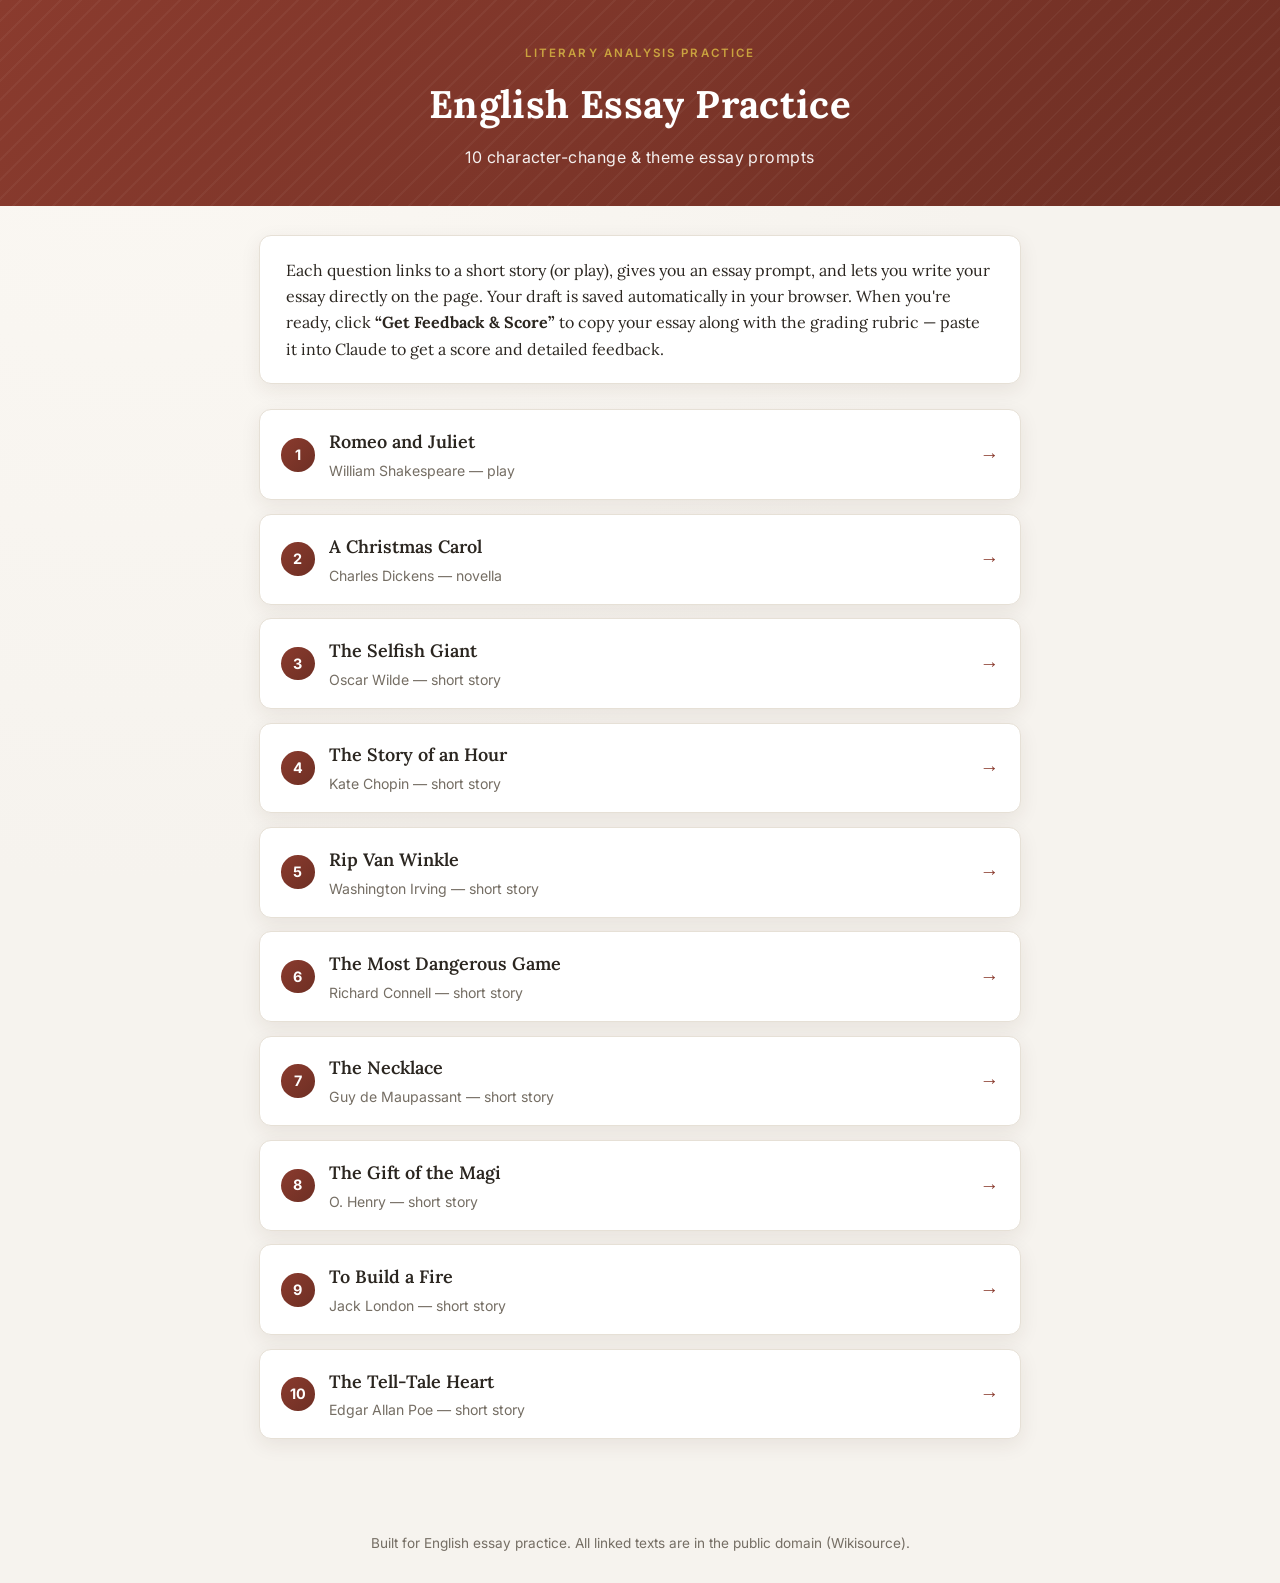
<file: index.html>
<!DOCTYPE html>
<html lang="en">
<head>
<meta charset="UTF-8">
<meta name="viewport" content="width=device-width, initial-scale=1.0">
<title>English Essay Practice</title>
<link rel="stylesheet" href="style.css">
</head>
<body>
<header class="site-header">
  <span class="eyebrow">Literary Analysis Practice</span>
  <h1>English Essay Practice</h1>
  <p>10 character-change &amp; theme essay prompts</p>
</header>
<main>
  <div class="intro">
    <p>Each question links to a short story (or play), gives you an essay
    prompt, and lets you write your essay directly on the page. Your draft
    is saved automatically in your browser. When you're ready, click
    <strong>&ldquo;Get Feedback &amp; Score&rdquo;</strong> to copy your essay along
    with the grading rubric &mdash; paste it into Claude to get a score and
    detailed feedback.</p>
  </div>

  <ul class="question-list">
    <li><a class="question-card" href="q1.html">
      <span class="q-num">1</span>
      <span class="q-text"><span class="q-title">Romeo and Juliet</span><span class="q-sub">William Shakespeare &mdash; play</span></span>
      <span class="q-arrow">&rarr;</span>
    </a></li>
    <li><a class="question-card" href="q2.html">
      <span class="q-num">2</span>
      <span class="q-text"><span class="q-title">A Christmas Carol</span><span class="q-sub">Charles Dickens &mdash; novella</span></span>
      <span class="q-arrow">&rarr;</span>
    </a></li>
    <li><a class="question-card" href="q3.html">
      <span class="q-num">3</span>
      <span class="q-text"><span class="q-title">The Selfish Giant</span><span class="q-sub">Oscar Wilde &mdash; short story</span></span>
      <span class="q-arrow">&rarr;</span>
    </a></li>
    <li><a class="question-card" href="q4.html">
      <span class="q-num">4</span>
      <span class="q-text"><span class="q-title">The Story of an Hour</span><span class="q-sub">Kate Chopin &mdash; short story</span></span>
      <span class="q-arrow">&rarr;</span>
    </a></li>
    <li><a class="question-card" href="q5.html">
      <span class="q-num">5</span>
      <span class="q-text"><span class="q-title">Rip Van Winkle</span><span class="q-sub">Washington Irving &mdash; short story</span></span>
      <span class="q-arrow">&rarr;</span>
    </a></li>
    <li><a class="question-card" href="q6.html">
      <span class="q-num">6</span>
      <span class="q-text"><span class="q-title">The Most Dangerous Game</span><span class="q-sub">Richard Connell &mdash; short story</span></span>
      <span class="q-arrow">&rarr;</span>
    </a></li>
    <li><a class="question-card" href="q7.html">
      <span class="q-num">7</span>
      <span class="q-text"><span class="q-title">The Necklace</span><span class="q-sub">Guy de Maupassant &mdash; short story</span></span>
      <span class="q-arrow">&rarr;</span>
    </a></li>
    <li><a class="question-card" href="q8.html">
      <span class="q-num">8</span>
      <span class="q-text"><span class="q-title">The Gift of the Magi</span><span class="q-sub">O. Henry &mdash; short story</span></span>
      <span class="q-arrow">&rarr;</span>
    </a></li>
    <li><a class="question-card" href="q9.html">
      <span class="q-num">9</span>
      <span class="q-text"><span class="q-title">To Build a Fire</span><span class="q-sub">Jack London &mdash; short story</span></span>
      <span class="q-arrow">&rarr;</span>
    </a></li>
    <li><a class="question-card" href="q10.html">
      <span class="q-num">10</span>
      <span class="q-text"><span class="q-title">The Tell-Tale Heart</span><span class="q-sub">Edgar Allan Poe &mdash; short story</span></span>
      <span class="q-arrow">&rarr;</span>
    </a></li>
  </ul>
</main>
<footer>Built for English essay practice. All linked texts are in the public domain (Wikisource).</footer>
</body>
</html>
</file>
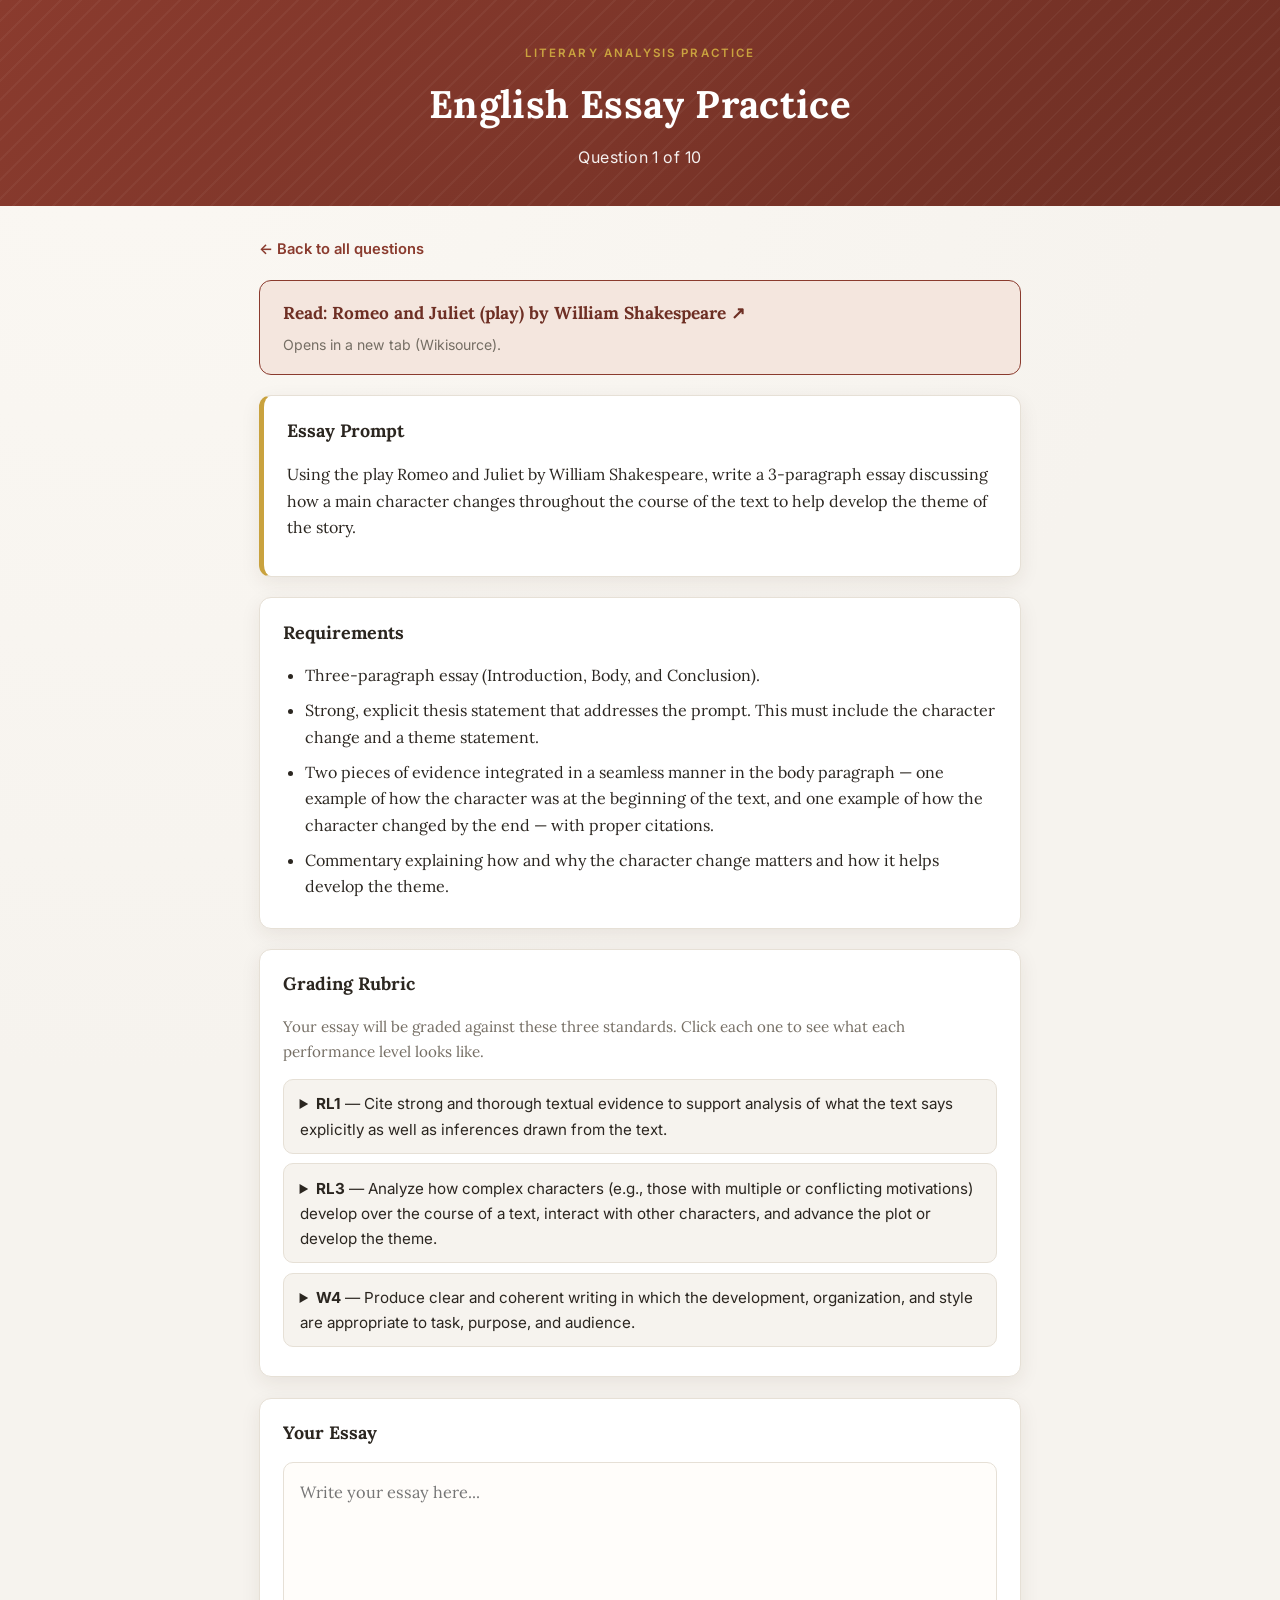
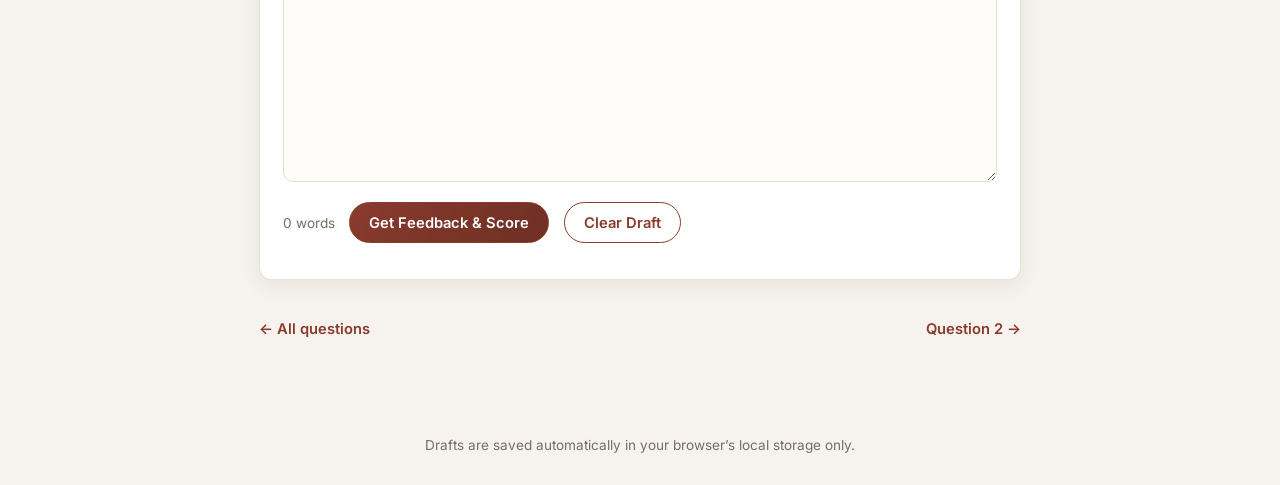
<file: q1.html>
<!DOCTYPE html>
<html lang="en">
<head>
<meta charset="UTF-8">
<meta name="viewport" content="width=device-width, initial-scale=1.0">
<title>Question 1: Romeo and Juliet - English Essay Practice</title>
<link rel="stylesheet" href="style.css">
</head>
<body>
<header class="site-header">
  <span class="eyebrow">Literary Analysis Practice</span>
  <h1>English Essay Practice</h1>
  <p>Question 1 of 10</p>
</header>
<main>
  <a class="back-link" href="index.html">&larr; Back to all questions</a>

  <div class="text-link-box">
    <a class="story-link" href="https://en.wikisource.org/wiki/Romeo_and_Juliet" target="_blank" rel="noopener">Read: Romeo and Juliet (play) by William Shakespeare &#8599;</a>
    <div class="meta">Opens in a new tab (Wikisource).</div>
  </div>

  <div class="prompt-box">
    <h2>Essay Prompt</h2>
    <p>Using the play Romeo and Juliet by William Shakespeare, write a 3-paragraph essay discussing how a main character changes throughout the course of the text to help develop the theme of the story.</p>
  </div>

  <div class="requirements">
    <h2>Requirements</h2>
    <ul>
      <li>Three-paragraph essay (Introduction, Body, and Conclusion).</li>
      <li>Strong, explicit thesis statement that addresses the prompt. This must include the character change and a theme statement.</li>
      <li>Two pieces of evidence integrated in a seamless manner in the body paragraph &mdash; one example of how the character was at the beginning of the text, and one example of how the character changed by the end &mdash; with proper citations.</li>
      <li>Commentary explaining how and why the character change matters and how it helps develop the theme.</li>
    </ul>
  </div>

  <div class="rubric-section">
    <h2>Grading Rubric</h2>
    <p>Your essay will be graded against these three standards. Click each one to see what each performance level looks like.</p>
    <div id="rubric-container"></div>
  </div>

  <div class="essay-section">
    <h2>Your Essay</h2>
    <textarea id="essay" placeholder="Write your essay here..."></textarea>
    <div class="essay-controls">
      <span class="word-count" id="word-count">0 words</span>
      <button class="action-btn" id="copy-feedback-btn">Get Feedback &amp; Score</button>
      <button class="action-btn secondary" id="clear-btn">Clear Draft</button>
    </div>
    <div class="save-status" id="save-status"></div>
  </div>

  <div class="nav-buttons">
    <span><a href="index.html">&larr; All questions</a></span>
    <span><a href="q2.html">Question 2 &rarr;</a></span>
  </div>
</main>
<footer>Drafts are saved automatically in your browser&rsquo;s local storage only.</footer>
<div class="toast" id="toast"></div>

<script>
  window.QUESTION_ID = "q1";
  window.QUESTION_PROMPT = "Using the play Romeo and Juliet by William Shakespeare, write a 3-paragraph essay discussing how a main character changes throughout the course of the text to help develop the theme of the story.";
</script>
<script src="rubric.js"></script>
<script>
  window.renderRubric(document.getElementById("rubric-container"));
</script>
<script src="script.js"></script>
</body>
</html>
</file>
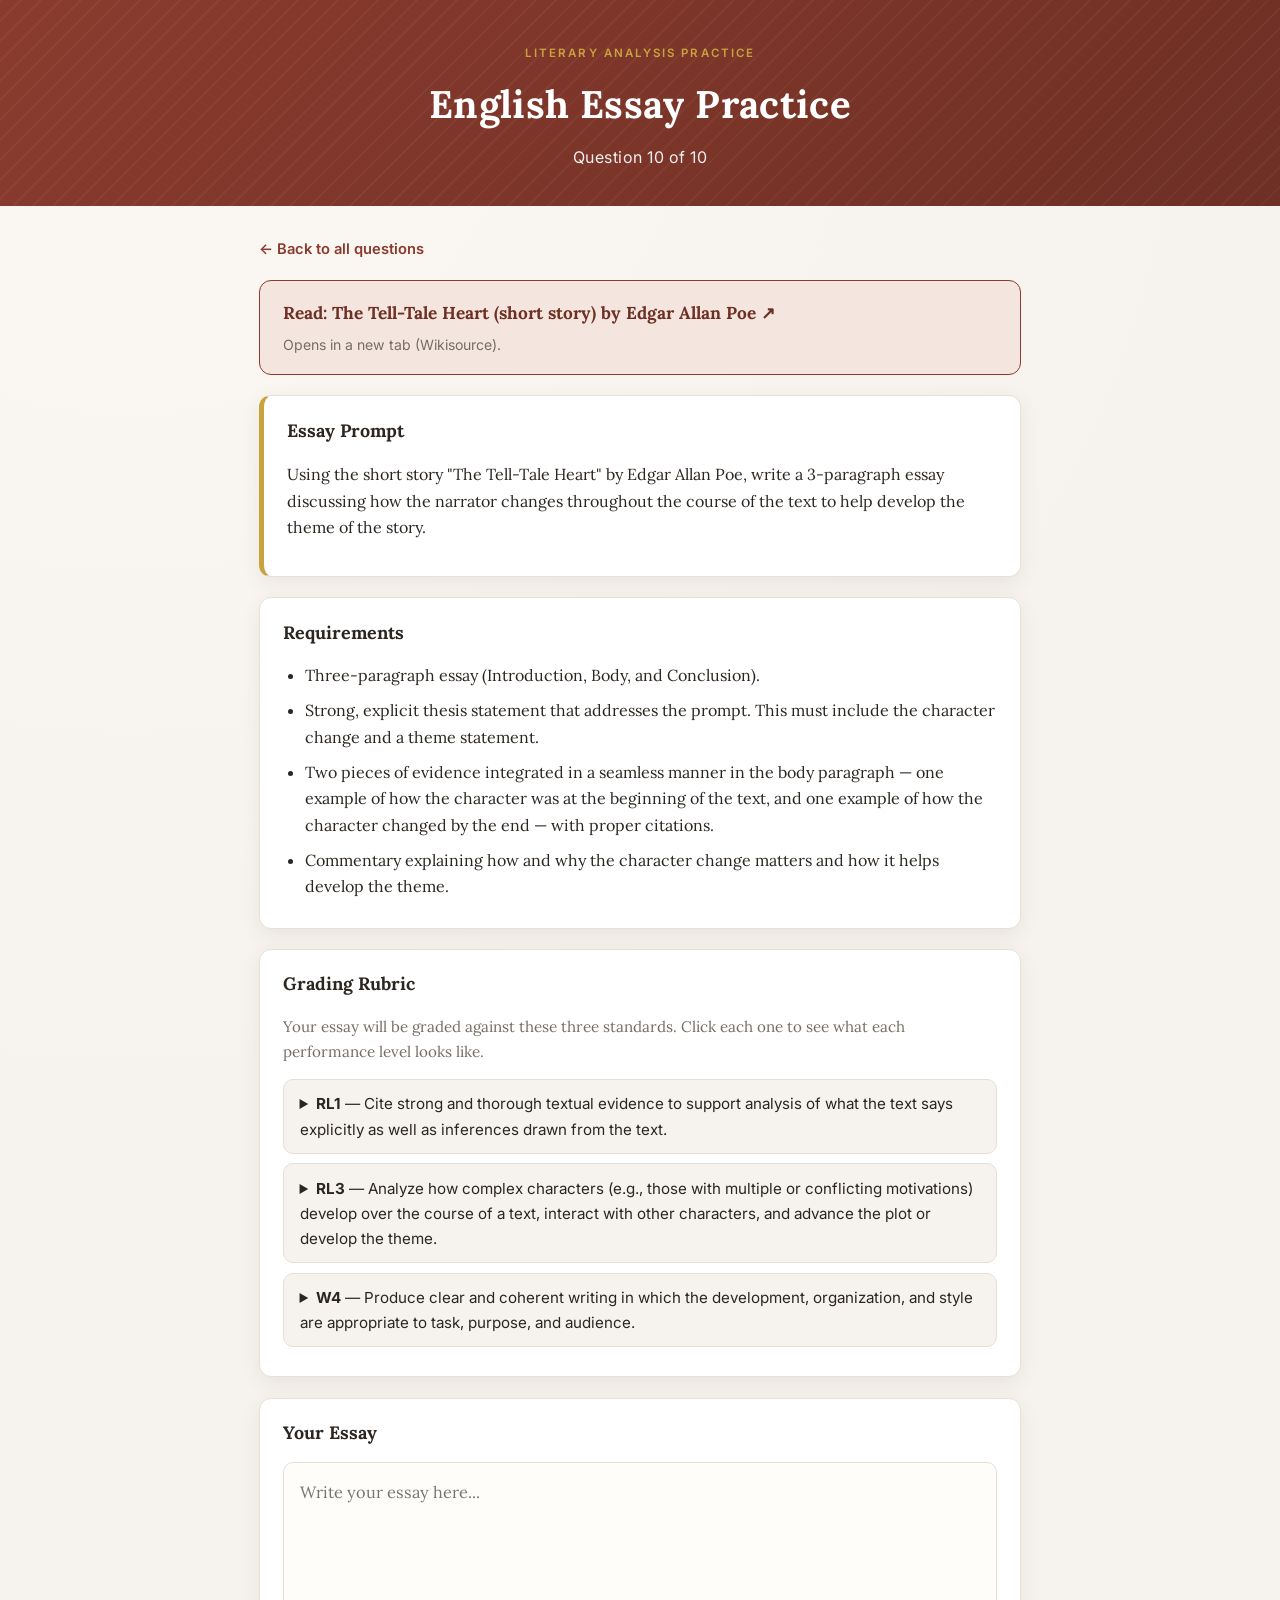
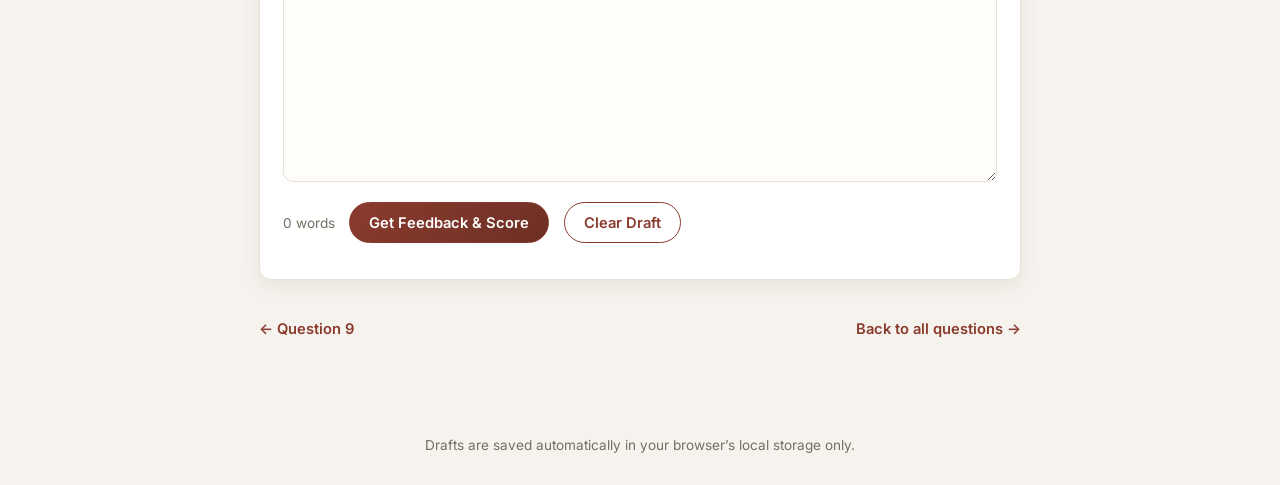
<file: q10.html>
<!DOCTYPE html>
<html lang="en">
<head>
<meta charset="UTF-8">
<meta name="viewport" content="width=device-width, initial-scale=1.0">
<title>Question 10: The Tell-Tale Heart - English Essay Practice</title>
<link rel="stylesheet" href="style.css">
</head>
<body>
<header class="site-header">
  <span class="eyebrow">Literary Analysis Practice</span>
  <h1>English Essay Practice</h1>
  <p>Question 10 of 10</p>
</header>
<main>
  <a class="back-link" href="index.html">&larr; Back to all questions</a>

  <div class="text-link-box">
    <a class="story-link" href="https://en.wikisource.org/wiki/The_Tell-Tale_Heart" target="_blank" rel="noopener">Read: The Tell-Tale Heart (short story) by Edgar Allan Poe &#8599;</a>
    <div class="meta">Opens in a new tab (Wikisource).</div>
  </div>

  <div class="prompt-box">
    <h2>Essay Prompt</h2>
    <p>Using the short story "The Tell-Tale Heart" by Edgar Allan Poe, write a 3-paragraph essay discussing how the narrator changes throughout the course of the text to help develop the theme of the story.</p>
  </div>

  <div class="requirements">
    <h2>Requirements</h2>
    <ul>
      <li>Three-paragraph essay (Introduction, Body, and Conclusion).</li>
      <li>Strong, explicit thesis statement that addresses the prompt. This must include the character change and a theme statement.</li>
      <li>Two pieces of evidence integrated in a seamless manner in the body paragraph &mdash; one example of how the character was at the beginning of the text, and one example of how the character changed by the end &mdash; with proper citations.</li>
      <li>Commentary explaining how and why the character change matters and how it helps develop the theme.</li>
    </ul>
  </div>

  <div class="rubric-section">
    <h2>Grading Rubric</h2>
    <p>Your essay will be graded against these three standards. Click each one to see what each performance level looks like.</p>
    <div id="rubric-container"></div>
  </div>

  <div class="essay-section">
    <h2>Your Essay</h2>
    <textarea id="essay" placeholder="Write your essay here..."></textarea>
    <div class="essay-controls">
      <span class="word-count" id="word-count">0 words</span>
      <button class="action-btn" id="copy-feedback-btn">Get Feedback &amp; Score</button>
      <button class="action-btn secondary" id="clear-btn">Clear Draft</button>
    </div>
    <div class="save-status" id="save-status"></div>
  </div>

  <div class="nav-buttons">
    <span><a href="q9.html">&larr; Question 9</a></span>
    <span><a href="index.html">Back to all questions &rarr;</a></span>
  </div>
</main>
<footer>Drafts are saved automatically in your browser&rsquo;s local storage only.</footer>
<div class="toast" id="toast"></div>

<script>
  window.QUESTION_ID = "q10";
  window.QUESTION_PROMPT = "Using the short story \"The Tell-Tale Heart\" by Edgar Allan Poe, write a 3-paragraph essay discussing how the narrator changes throughout the course of the text to help develop the theme of the story.";
</script>
<script src="rubric.js"></script>
<script>
  window.renderRubric(document.getElementById("rubric-container"));
</script>
<script src="script.js"></script>
</body>
</html>
</file>
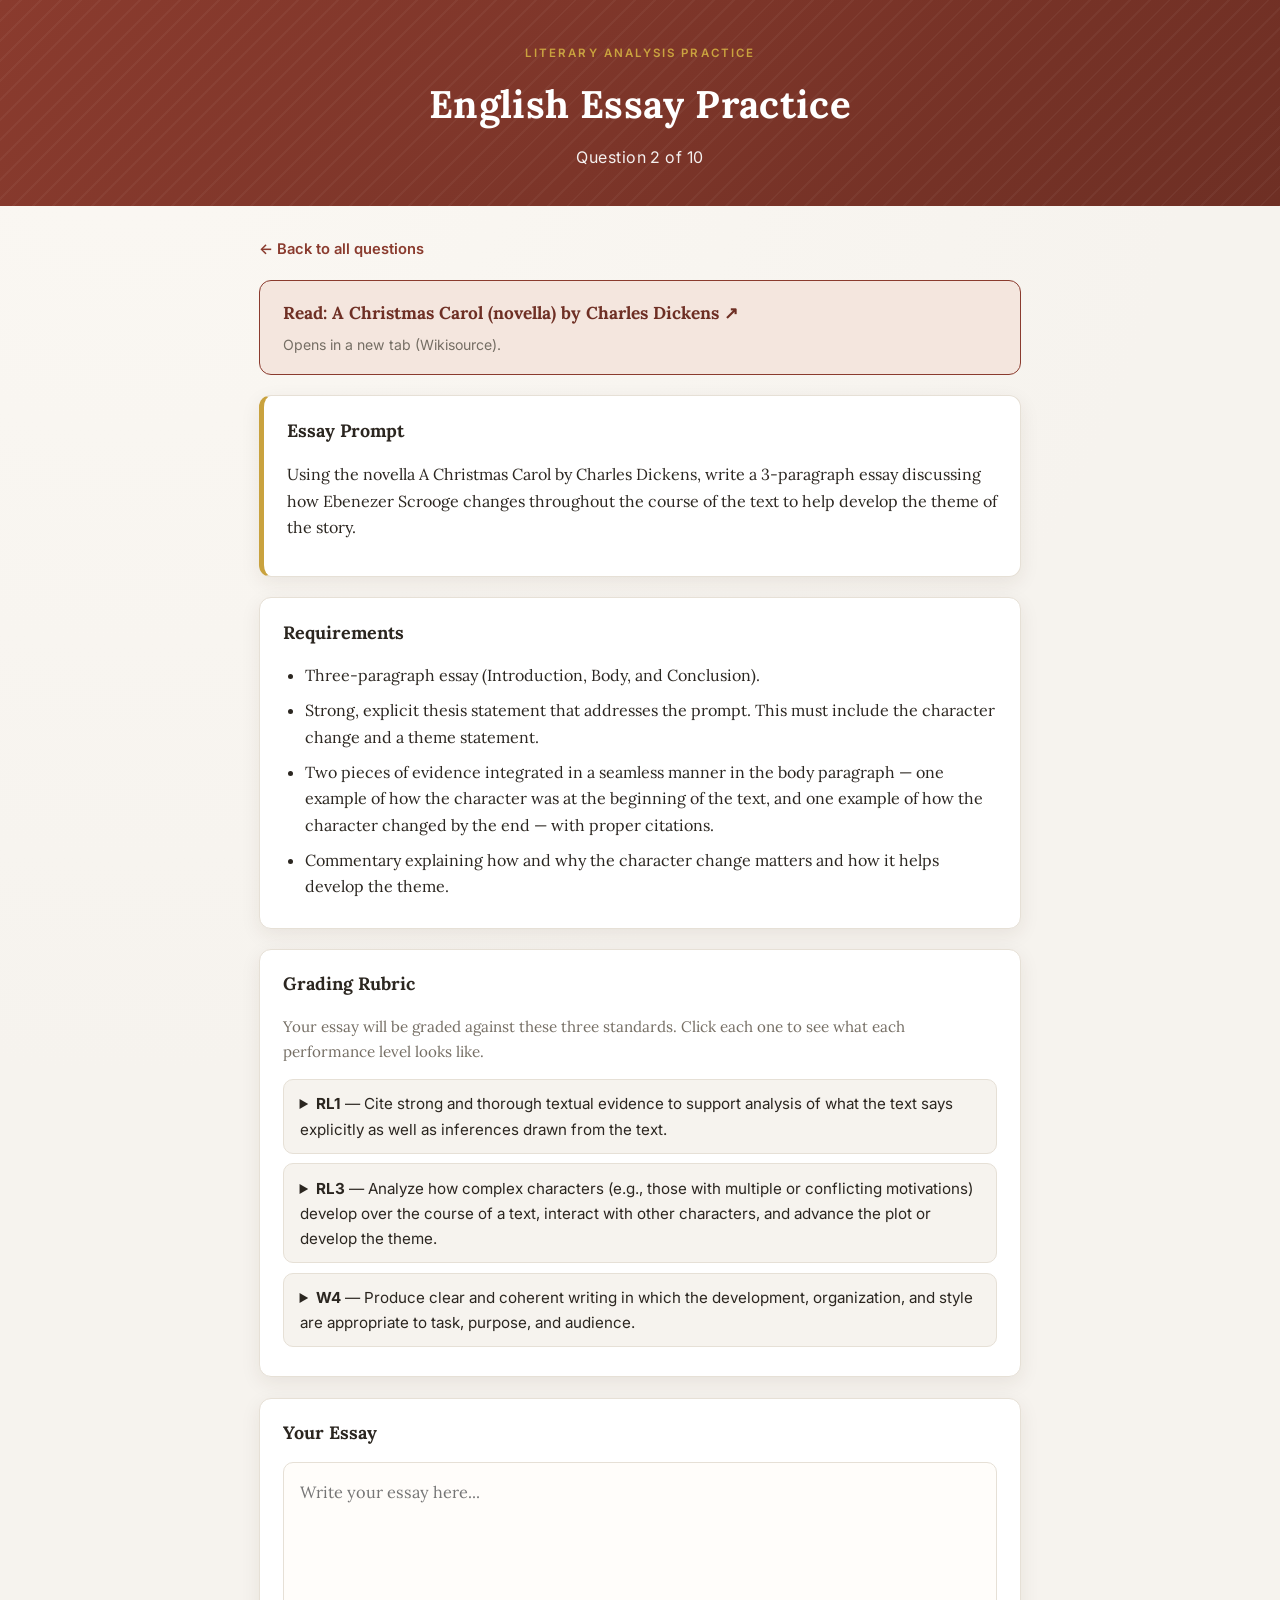
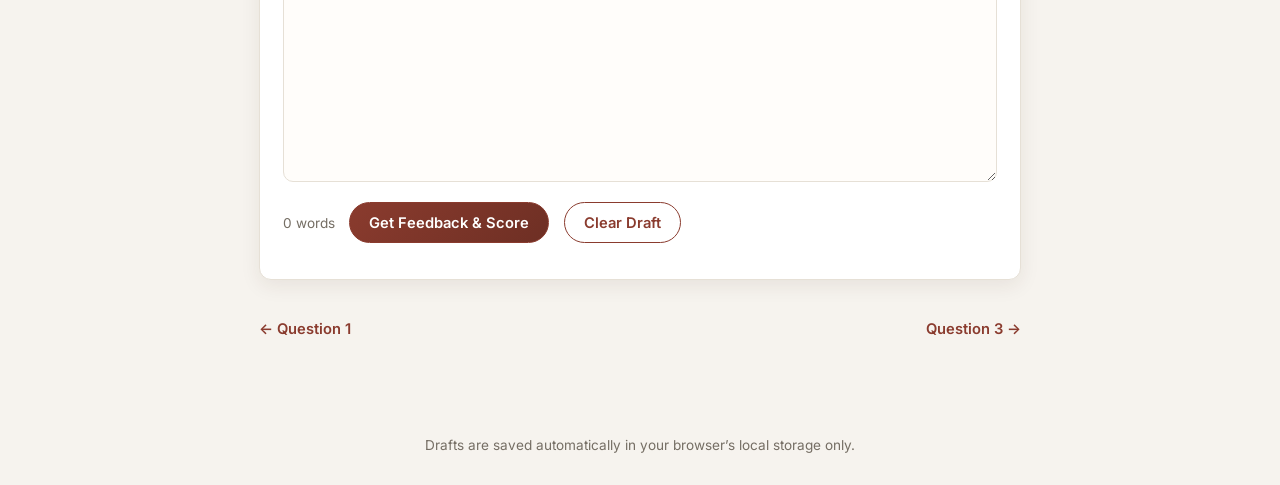
<file: q2.html>
<!DOCTYPE html>
<html lang="en">
<head>
<meta charset="UTF-8">
<meta name="viewport" content="width=device-width, initial-scale=1.0">
<title>Question 2: A Christmas Carol - English Essay Practice</title>
<link rel="stylesheet" href="style.css">
</head>
<body>
<header class="site-header">
  <span class="eyebrow">Literary Analysis Practice</span>
  <h1>English Essay Practice</h1>
  <p>Question 2 of 10</p>
</header>
<main>
  <a class="back-link" href="index.html">&larr; Back to all questions</a>

  <div class="text-link-box">
    <a class="story-link" href="https://en.wikisource.org/wiki/A_Christmas_Carol" target="_blank" rel="noopener">Read: A Christmas Carol (novella) by Charles Dickens &#8599;</a>
    <div class="meta">Opens in a new tab (Wikisource).</div>
  </div>

  <div class="prompt-box">
    <h2>Essay Prompt</h2>
    <p>Using the novella A Christmas Carol by Charles Dickens, write a 3-paragraph essay discussing how Ebenezer Scrooge changes throughout the course of the text to help develop the theme of the story.</p>
  </div>

  <div class="requirements">
    <h2>Requirements</h2>
    <ul>
      <li>Three-paragraph essay (Introduction, Body, and Conclusion).</li>
      <li>Strong, explicit thesis statement that addresses the prompt. This must include the character change and a theme statement.</li>
      <li>Two pieces of evidence integrated in a seamless manner in the body paragraph &mdash; one example of how the character was at the beginning of the text, and one example of how the character changed by the end &mdash; with proper citations.</li>
      <li>Commentary explaining how and why the character change matters and how it helps develop the theme.</li>
    </ul>
  </div>

  <div class="rubric-section">
    <h2>Grading Rubric</h2>
    <p>Your essay will be graded against these three standards. Click each one to see what each performance level looks like.</p>
    <div id="rubric-container"></div>
  </div>

  <div class="essay-section">
    <h2>Your Essay</h2>
    <textarea id="essay" placeholder="Write your essay here..."></textarea>
    <div class="essay-controls">
      <span class="word-count" id="word-count">0 words</span>
      <button class="action-btn" id="copy-feedback-btn">Get Feedback &amp; Score</button>
      <button class="action-btn secondary" id="clear-btn">Clear Draft</button>
    </div>
    <div class="save-status" id="save-status"></div>
  </div>

  <div class="nav-buttons">
    <span><a href="q1.html">&larr; Question 1</a></span>
    <span><a href="q3.html">Question 3 &rarr;</a></span>
  </div>
</main>
<footer>Drafts are saved automatically in your browser&rsquo;s local storage only.</footer>
<div class="toast" id="toast"></div>

<script>
  window.QUESTION_ID = "q2";
  window.QUESTION_PROMPT = "Using the novella A Christmas Carol by Charles Dickens, write a 3-paragraph essay discussing how Ebenezer Scrooge changes throughout the course of the text to help develop the theme of the story.";
</script>
<script src="rubric.js"></script>
<script>
  window.renderRubric(document.getElementById("rubric-container"));
</script>
<script src="script.js"></script>
</body>
</html>
</file>
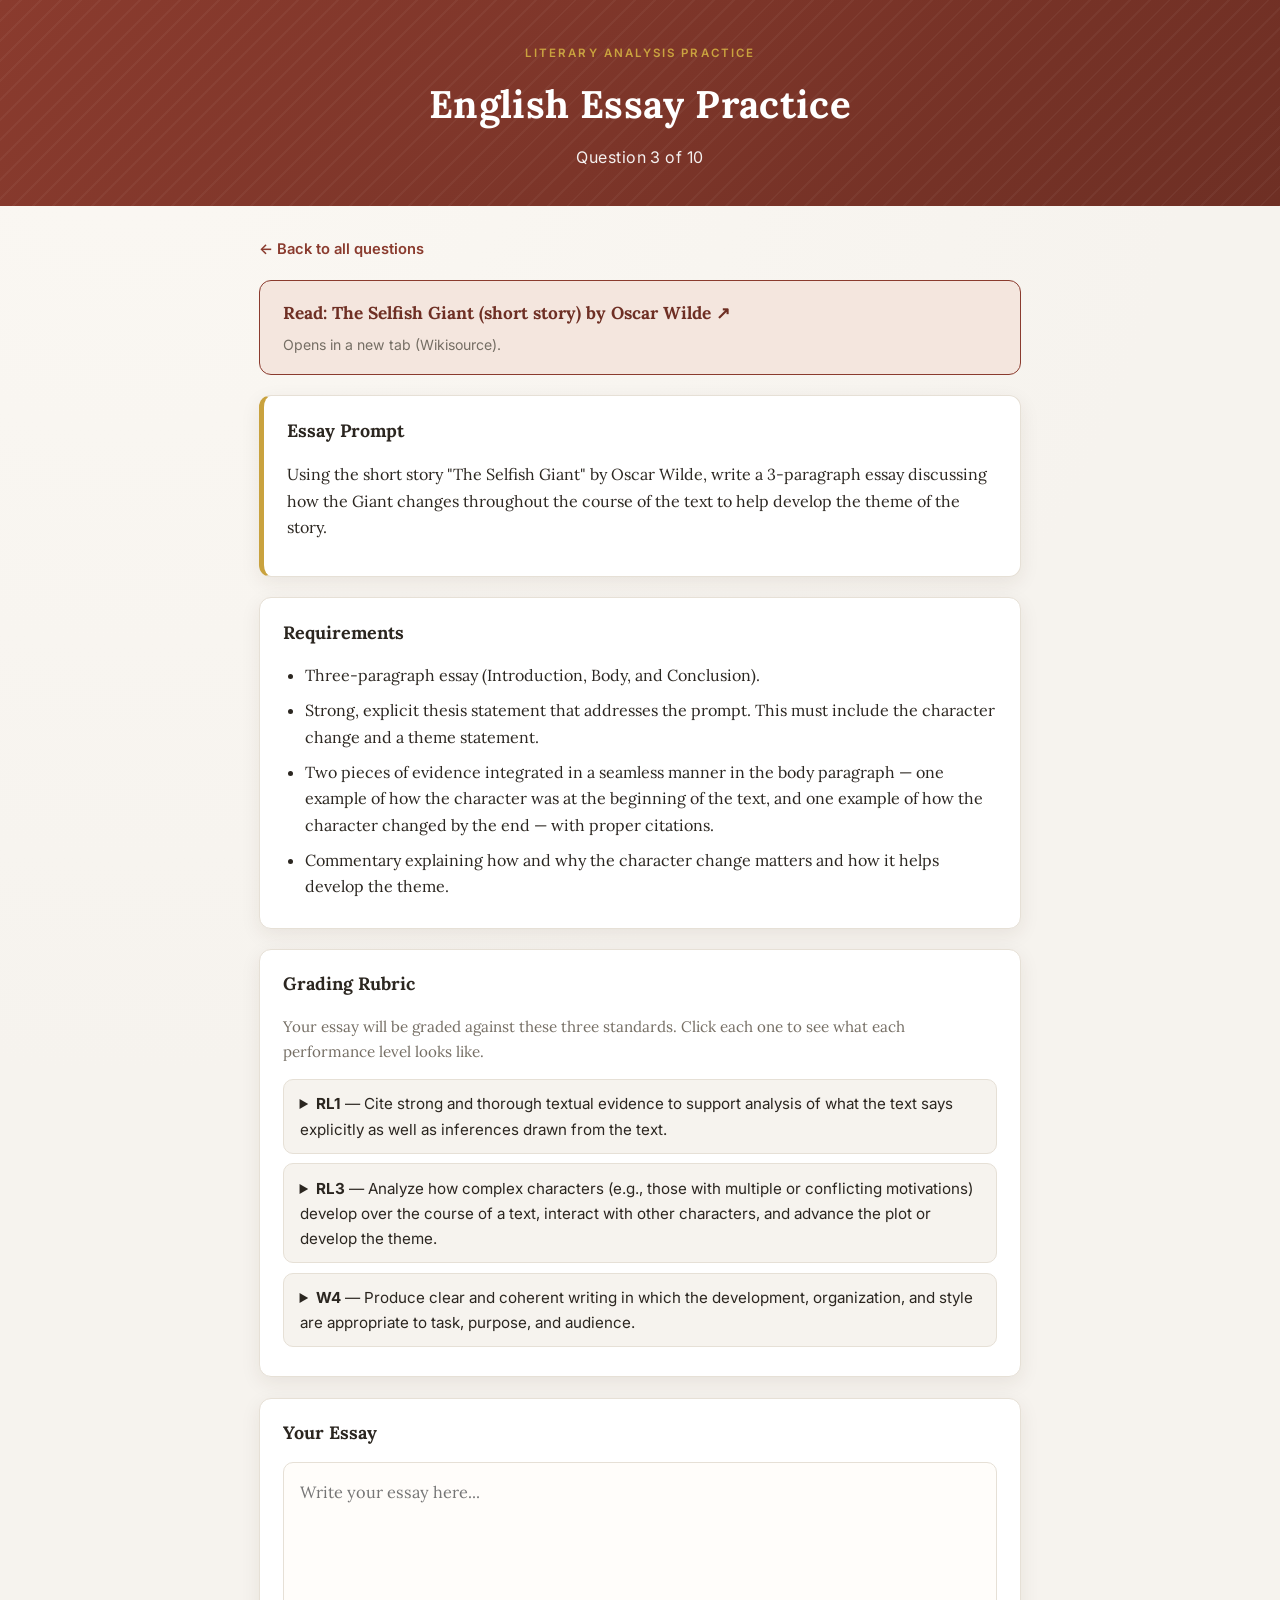
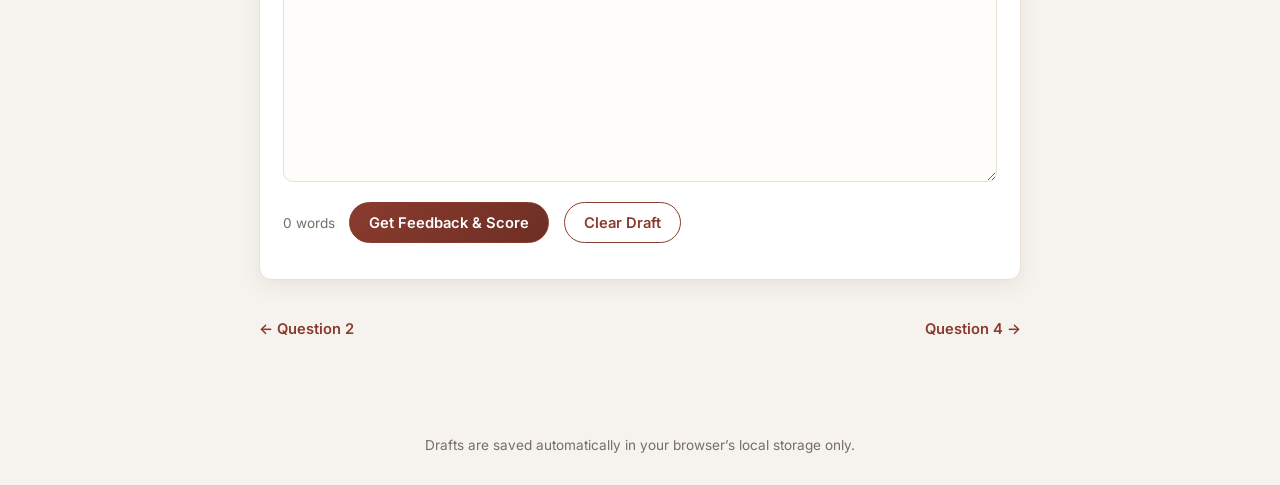
<file: q3.html>
<!DOCTYPE html>
<html lang="en">
<head>
<meta charset="UTF-8">
<meta name="viewport" content="width=device-width, initial-scale=1.0">
<title>Question 3: The Selfish Giant - English Essay Practice</title>
<link rel="stylesheet" href="style.css">
</head>
<body>
<header class="site-header">
  <span class="eyebrow">Literary Analysis Practice</span>
  <h1>English Essay Practice</h1>
  <p>Question 3 of 10</p>
</header>
<main>
  <a class="back-link" href="index.html">&larr; Back to all questions</a>

  <div class="text-link-box">
    <a class="story-link" href="https://en.wikisource.org/wiki/The_Happy_Prince_and_Other_Tales/The_Selfish_Giant" target="_blank" rel="noopener">Read: The Selfish Giant (short story) by Oscar Wilde &#8599;</a>
    <div class="meta">Opens in a new tab (Wikisource).</div>
  </div>

  <div class="prompt-box">
    <h2>Essay Prompt</h2>
    <p>Using the short story "The Selfish Giant" by Oscar Wilde, write a 3-paragraph essay discussing how the Giant changes throughout the course of the text to help develop the theme of the story.</p>
  </div>

  <div class="requirements">
    <h2>Requirements</h2>
    <ul>
      <li>Three-paragraph essay (Introduction, Body, and Conclusion).</li>
      <li>Strong, explicit thesis statement that addresses the prompt. This must include the character change and a theme statement.</li>
      <li>Two pieces of evidence integrated in a seamless manner in the body paragraph &mdash; one example of how the character was at the beginning of the text, and one example of how the character changed by the end &mdash; with proper citations.</li>
      <li>Commentary explaining how and why the character change matters and how it helps develop the theme.</li>
    </ul>
  </div>

  <div class="rubric-section">
    <h2>Grading Rubric</h2>
    <p>Your essay will be graded against these three standards. Click each one to see what each performance level looks like.</p>
    <div id="rubric-container"></div>
  </div>

  <div class="essay-section">
    <h2>Your Essay</h2>
    <textarea id="essay" placeholder="Write your essay here..."></textarea>
    <div class="essay-controls">
      <span class="word-count" id="word-count">0 words</span>
      <button class="action-btn" id="copy-feedback-btn">Get Feedback &amp; Score</button>
      <button class="action-btn secondary" id="clear-btn">Clear Draft</button>
    </div>
    <div class="save-status" id="save-status"></div>
  </div>

  <div class="nav-buttons">
    <span><a href="q2.html">&larr; Question 2</a></span>
    <span><a href="q4.html">Question 4 &rarr;</a></span>
  </div>
</main>
<footer>Drafts are saved automatically in your browser&rsquo;s local storage only.</footer>
<div class="toast" id="toast"></div>

<script>
  window.QUESTION_ID = "q3";
  window.QUESTION_PROMPT = "Using the short story \"The Selfish Giant\" by Oscar Wilde, write a 3-paragraph essay discussing how the Giant changes throughout the course of the text to help develop the theme of the story.";
</script>
<script src="rubric.js"></script>
<script>
  window.renderRubric(document.getElementById("rubric-container"));
</script>
<script src="script.js"></script>
</body>
</html>
</file>
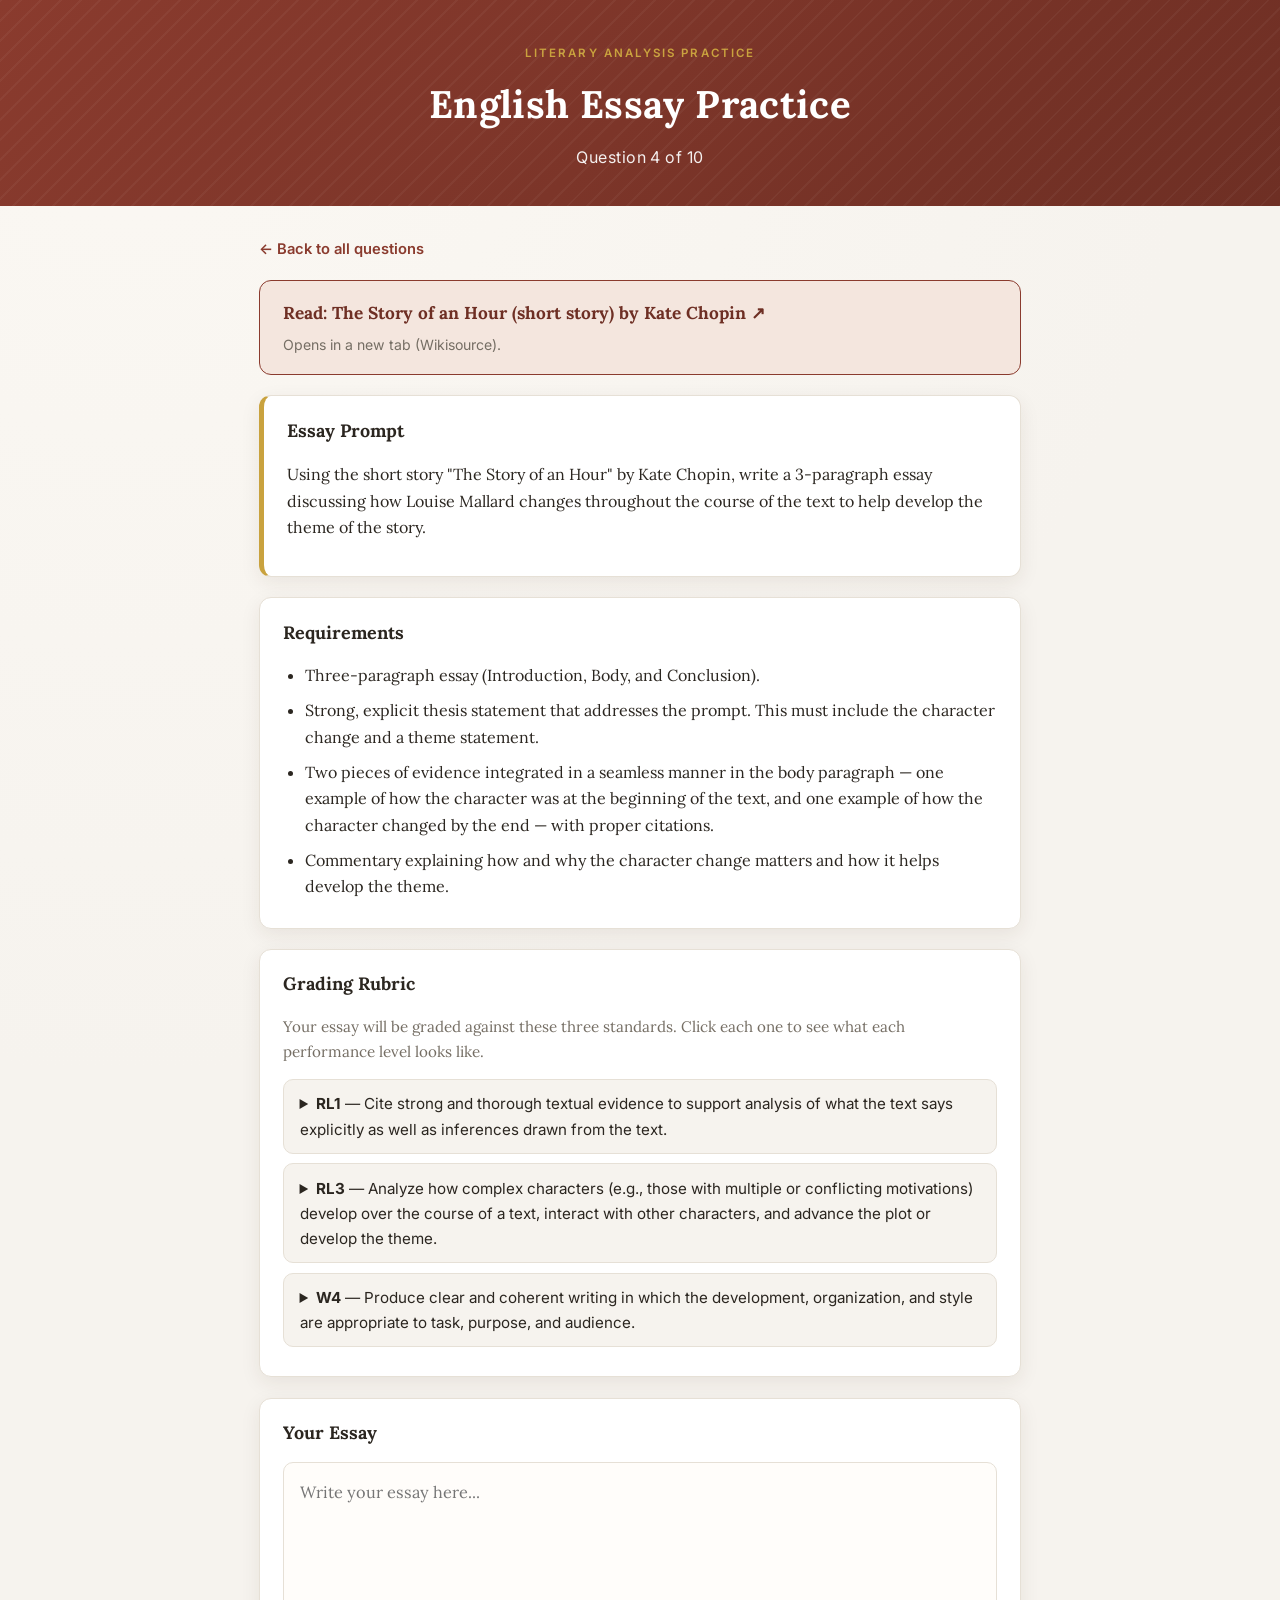
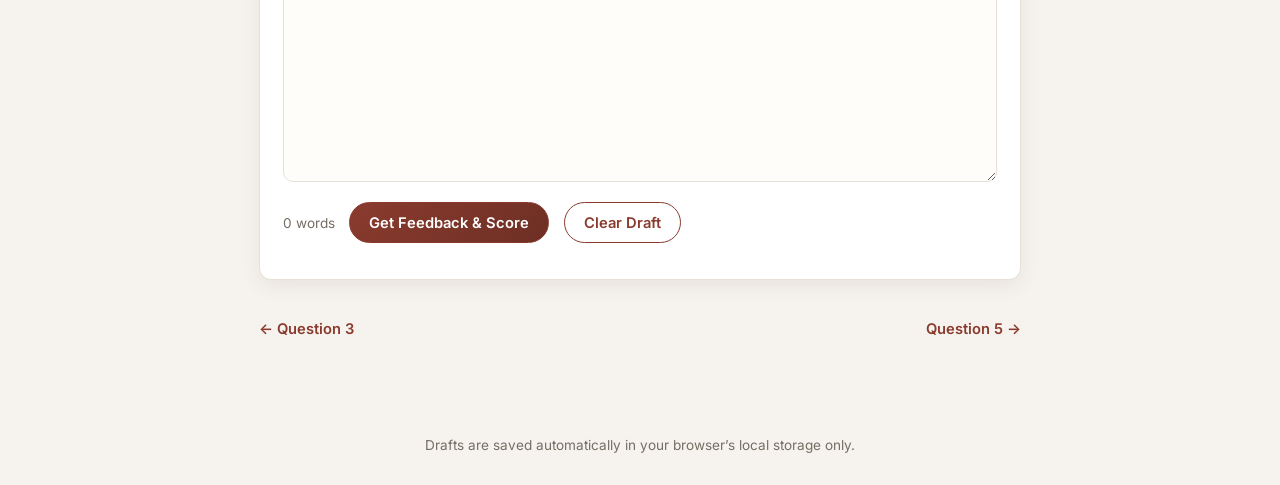
<file: q4.html>
<!DOCTYPE html>
<html lang="en">
<head>
<meta charset="UTF-8">
<meta name="viewport" content="width=device-width, initial-scale=1.0">
<title>Question 4: The Story of an Hour - English Essay Practice</title>
<link rel="stylesheet" href="style.css">
</head>
<body>
<header class="site-header">
  <span class="eyebrow">Literary Analysis Practice</span>
  <h1>English Essay Practice</h1>
  <p>Question 4 of 10</p>
</header>
<main>
  <a class="back-link" href="index.html">&larr; Back to all questions</a>

  <div class="text-link-box">
    <a class="story-link" href="https://en.wikisource.org/wiki/The_Story_of_an_Hour" target="_blank" rel="noopener">Read: The Story of an Hour (short story) by Kate Chopin &#8599;</a>
    <div class="meta">Opens in a new tab (Wikisource).</div>
  </div>

  <div class="prompt-box">
    <h2>Essay Prompt</h2>
    <p>Using the short story "The Story of an Hour" by Kate Chopin, write a 3-paragraph essay discussing how Louise Mallard changes throughout the course of the text to help develop the theme of the story.</p>
  </div>

  <div class="requirements">
    <h2>Requirements</h2>
    <ul>
      <li>Three-paragraph essay (Introduction, Body, and Conclusion).</li>
      <li>Strong, explicit thesis statement that addresses the prompt. This must include the character change and a theme statement.</li>
      <li>Two pieces of evidence integrated in a seamless manner in the body paragraph &mdash; one example of how the character was at the beginning of the text, and one example of how the character changed by the end &mdash; with proper citations.</li>
      <li>Commentary explaining how and why the character change matters and how it helps develop the theme.</li>
    </ul>
  </div>

  <div class="rubric-section">
    <h2>Grading Rubric</h2>
    <p>Your essay will be graded against these three standards. Click each one to see what each performance level looks like.</p>
    <div id="rubric-container"></div>
  </div>

  <div class="essay-section">
    <h2>Your Essay</h2>
    <textarea id="essay" placeholder="Write your essay here..."></textarea>
    <div class="essay-controls">
      <span class="word-count" id="word-count">0 words</span>
      <button class="action-btn" id="copy-feedback-btn">Get Feedback &amp; Score</button>
      <button class="action-btn secondary" id="clear-btn">Clear Draft</button>
    </div>
    <div class="save-status" id="save-status"></div>
  </div>

  <div class="nav-buttons">
    <span><a href="q3.html">&larr; Question 3</a></span>
    <span><a href="q5.html">Question 5 &rarr;</a></span>
  </div>
</main>
<footer>Drafts are saved automatically in your browser&rsquo;s local storage only.</footer>
<div class="toast" id="toast"></div>

<script>
  window.QUESTION_ID = "q4";
  window.QUESTION_PROMPT = "Using the short story \"The Story of an Hour\" by Kate Chopin, write a 3-paragraph essay discussing how Louise Mallard changes throughout the course of the text to help develop the theme of the story.";
</script>
<script src="rubric.js"></script>
<script>
  window.renderRubric(document.getElementById("rubric-container"));
</script>
<script src="script.js"></script>
</body>
</html>
</file>
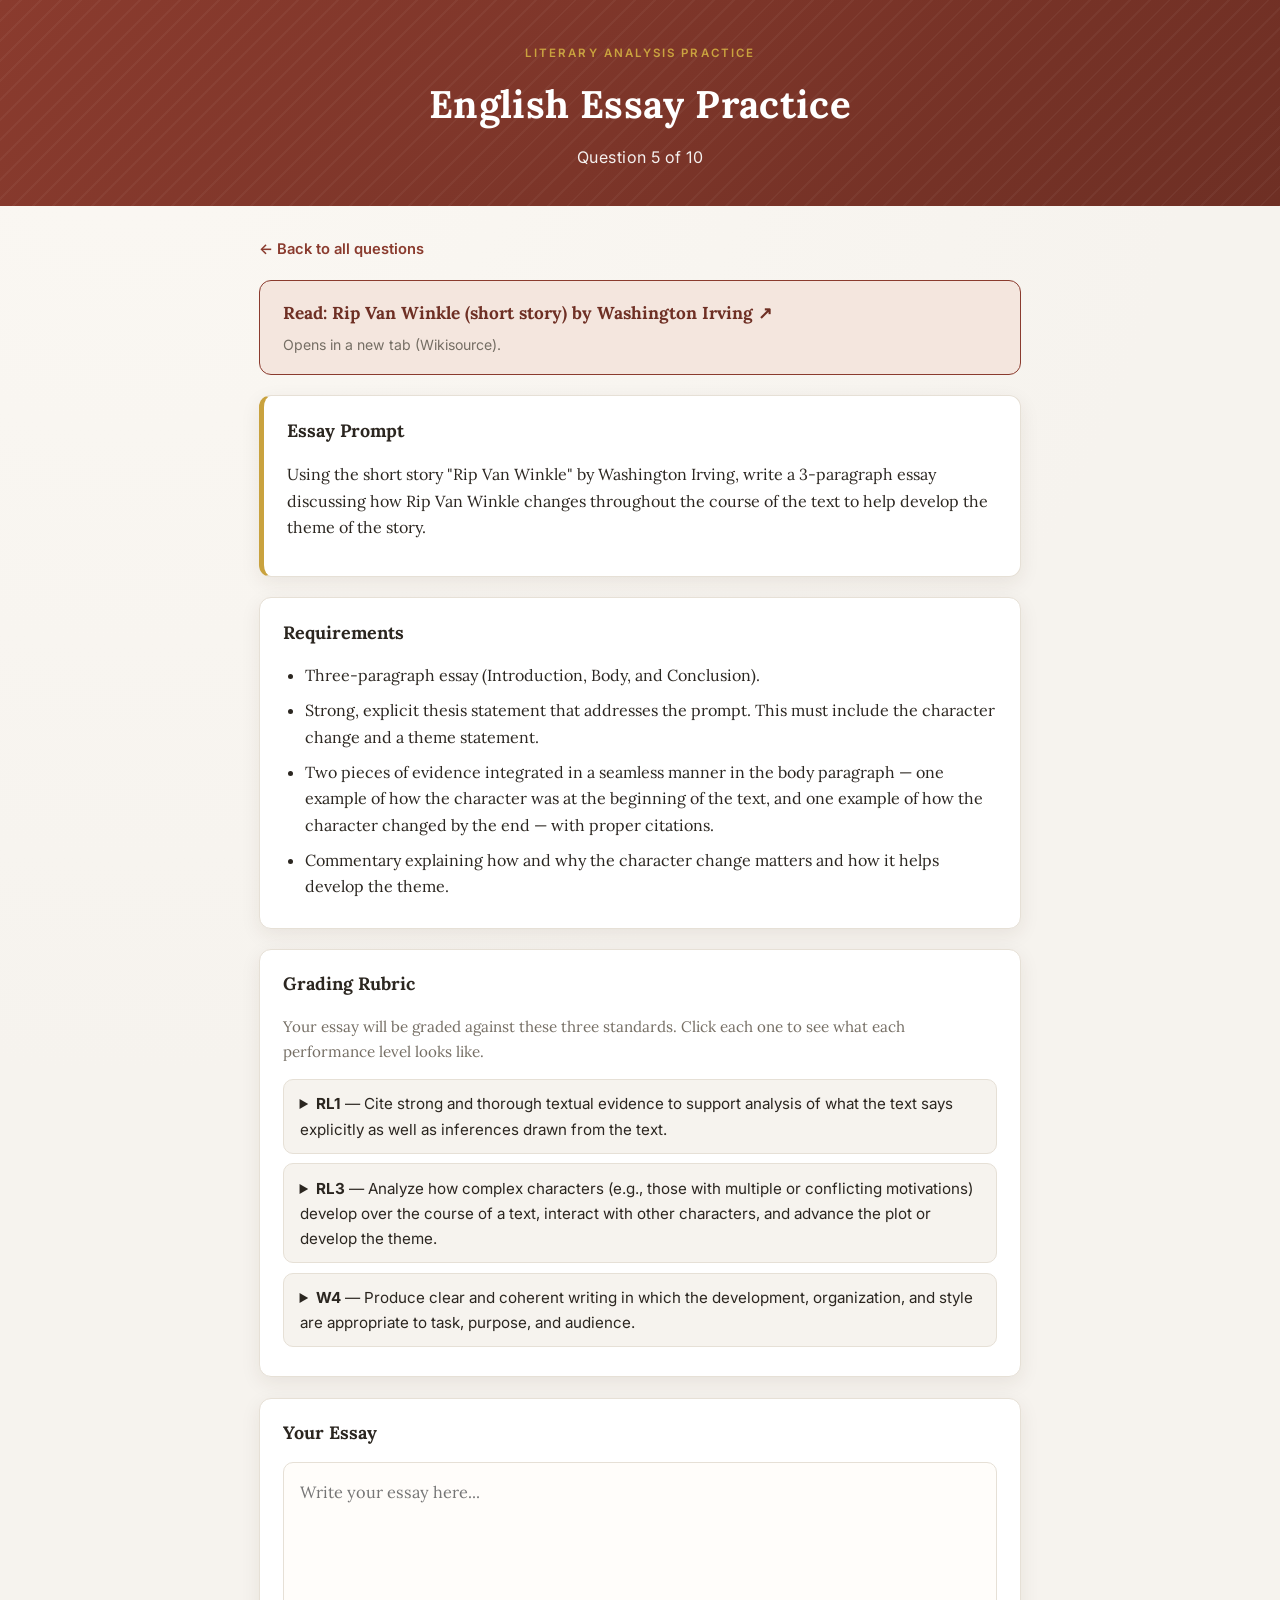
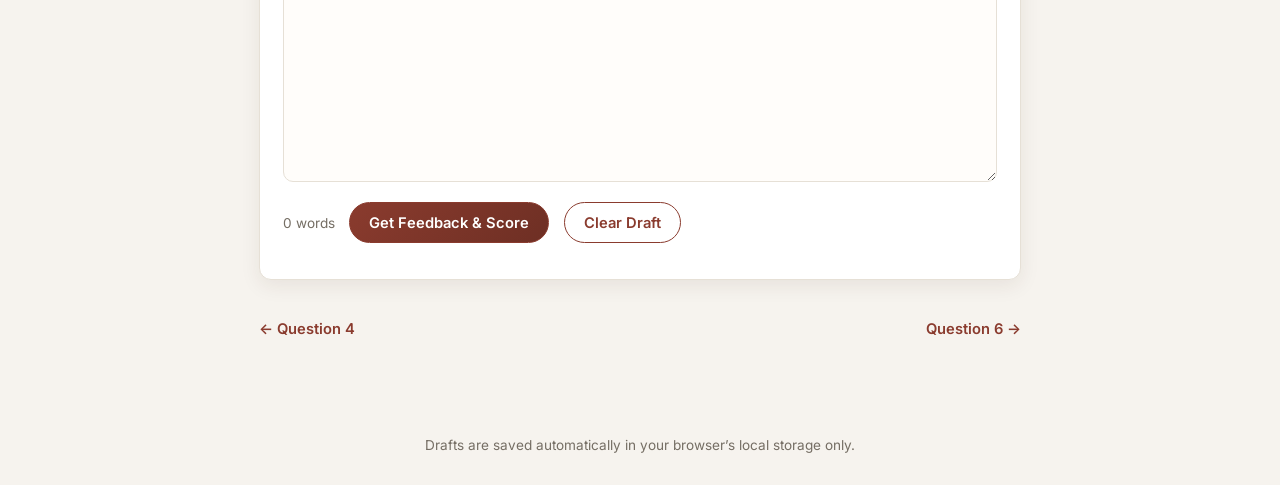
<file: q5.html>
<!DOCTYPE html>
<html lang="en">
<head>
<meta charset="UTF-8">
<meta name="viewport" content="width=device-width, initial-scale=1.0">
<title>Question 5: Rip Van Winkle - English Essay Practice</title>
<link rel="stylesheet" href="style.css">
</head>
<body>
<header class="site-header">
  <span class="eyebrow">Literary Analysis Practice</span>
  <h1>English Essay Practice</h1>
  <p>Question 5 of 10</p>
</header>
<main>
  <a class="back-link" href="index.html">&larr; Back to all questions</a>

  <div class="text-link-box">
    <a class="story-link" href="https://en.wikisource.org/wiki/Rip_Van_Winkle_(Irving)" target="_blank" rel="noopener">Read: Rip Van Winkle (short story) by Washington Irving &#8599;</a>
    <div class="meta">Opens in a new tab (Wikisource).</div>
  </div>

  <div class="prompt-box">
    <h2>Essay Prompt</h2>
    <p>Using the short story "Rip Van Winkle" by Washington Irving, write a 3-paragraph essay discussing how Rip Van Winkle changes throughout the course of the text to help develop the theme of the story.</p>
  </div>

  <div class="requirements">
    <h2>Requirements</h2>
    <ul>
      <li>Three-paragraph essay (Introduction, Body, and Conclusion).</li>
      <li>Strong, explicit thesis statement that addresses the prompt. This must include the character change and a theme statement.</li>
      <li>Two pieces of evidence integrated in a seamless manner in the body paragraph &mdash; one example of how the character was at the beginning of the text, and one example of how the character changed by the end &mdash; with proper citations.</li>
      <li>Commentary explaining how and why the character change matters and how it helps develop the theme.</li>
    </ul>
  </div>

  <div class="rubric-section">
    <h2>Grading Rubric</h2>
    <p>Your essay will be graded against these three standards. Click each one to see what each performance level looks like.</p>
    <div id="rubric-container"></div>
  </div>

  <div class="essay-section">
    <h2>Your Essay</h2>
    <textarea id="essay" placeholder="Write your essay here..."></textarea>
    <div class="essay-controls">
      <span class="word-count" id="word-count">0 words</span>
      <button class="action-btn" id="copy-feedback-btn">Get Feedback &amp; Score</button>
      <button class="action-btn secondary" id="clear-btn">Clear Draft</button>
    </div>
    <div class="save-status" id="save-status"></div>
  </div>

  <div class="nav-buttons">
    <span><a href="q4.html">&larr; Question 4</a></span>
    <span><a href="q6.html">Question 6 &rarr;</a></span>
  </div>
</main>
<footer>Drafts are saved automatically in your browser&rsquo;s local storage only.</footer>
<div class="toast" id="toast"></div>

<script>
  window.QUESTION_ID = "q5";
  window.QUESTION_PROMPT = "Using the short story \"Rip Van Winkle\" by Washington Irving, write a 3-paragraph essay discussing how Rip Van Winkle changes throughout the course of the text to help develop the theme of the story.";
</script>
<script src="rubric.js"></script>
<script>
  window.renderRubric(document.getElementById("rubric-container"));
</script>
<script src="script.js"></script>
</body>
</html>
</file>
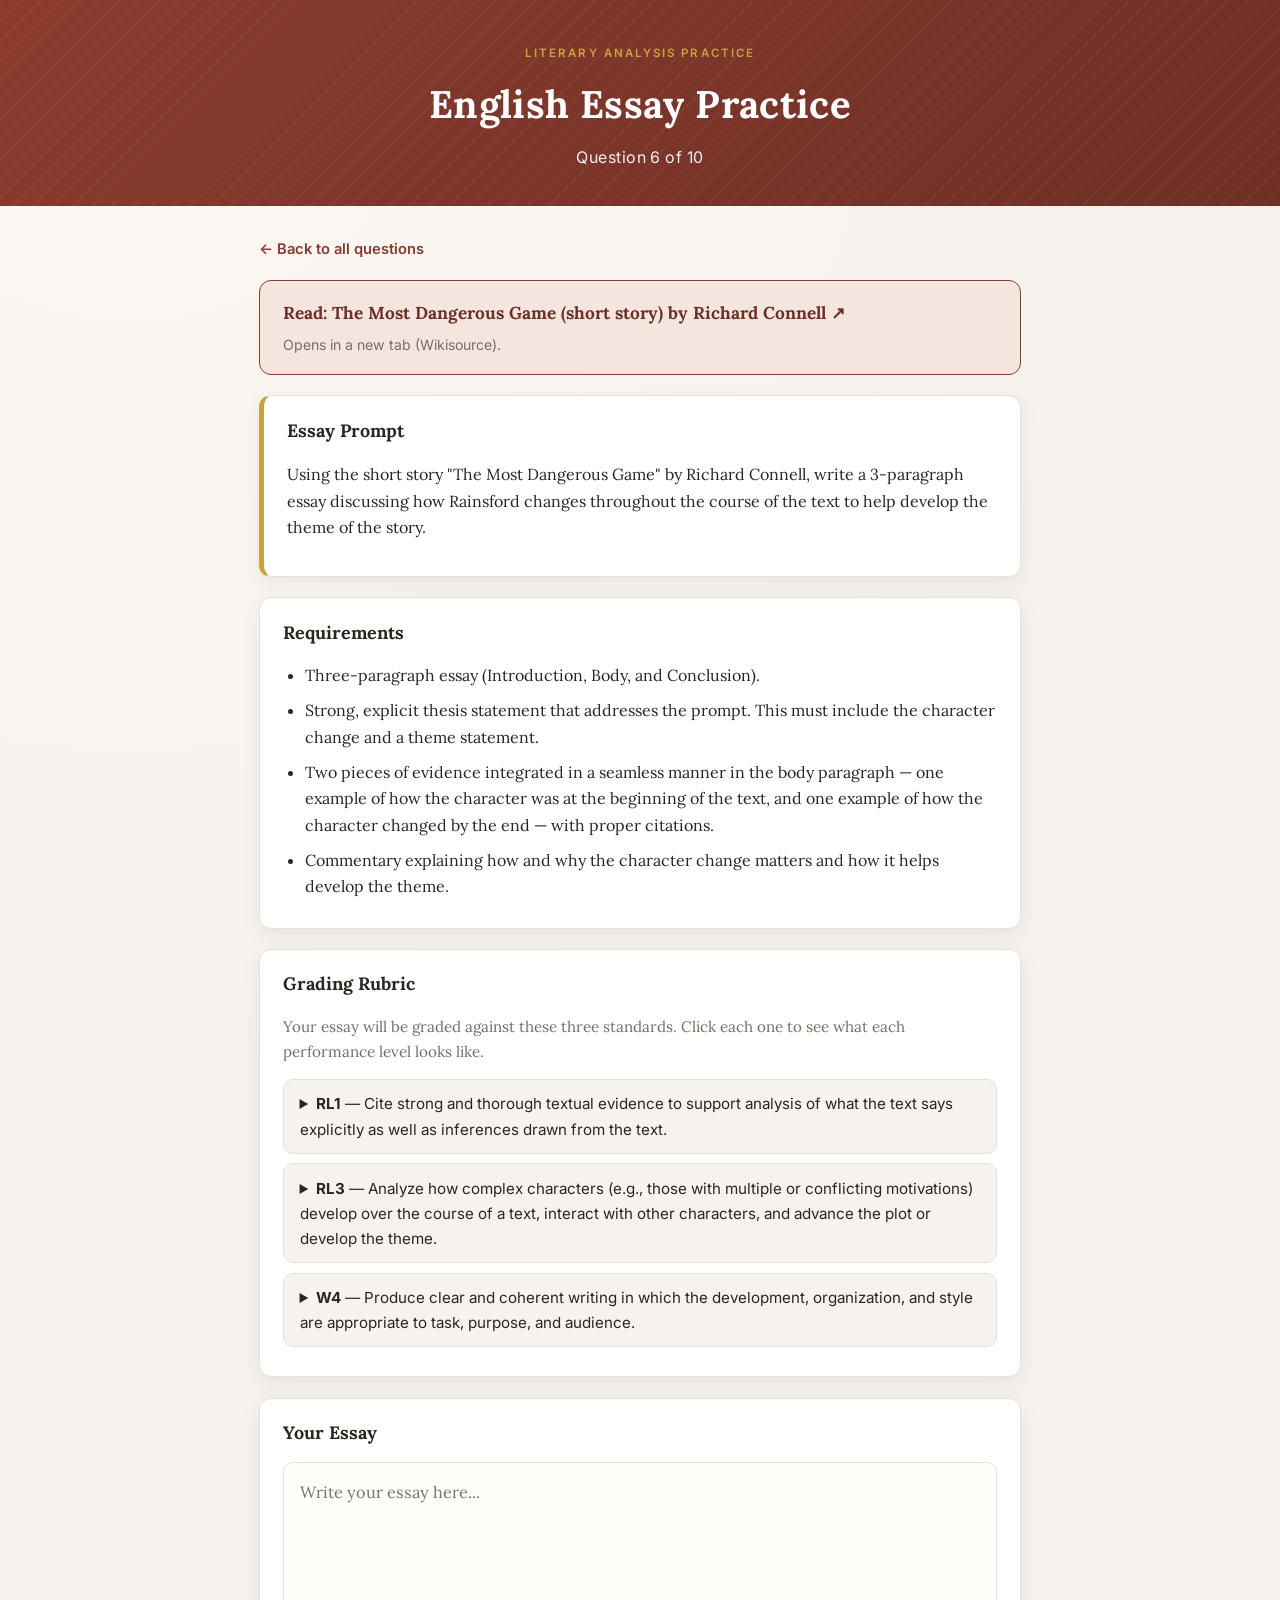
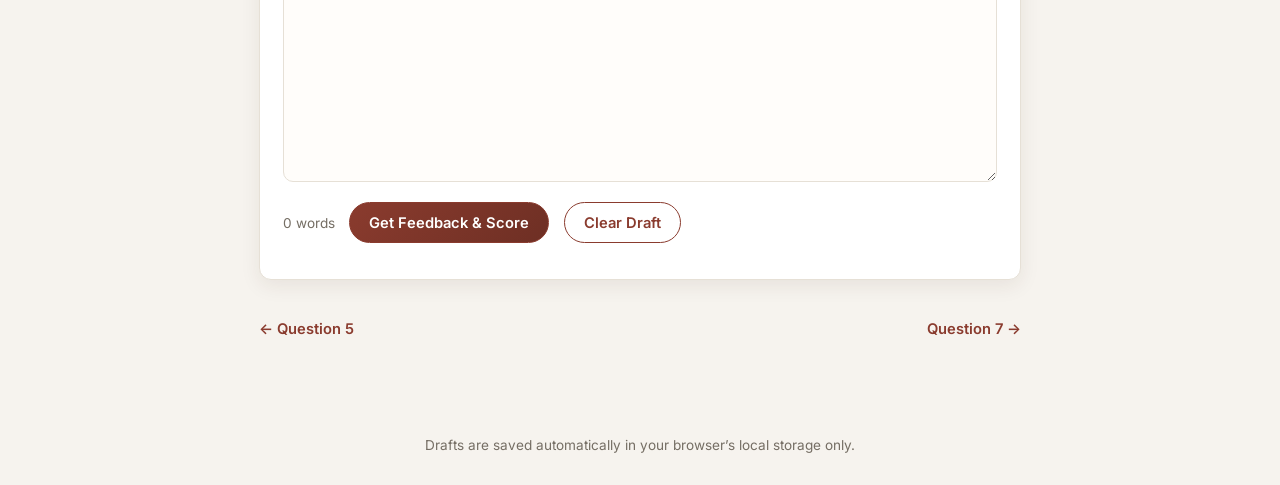
<file: q6.html>
<!DOCTYPE html>
<html lang="en">
<head>
<meta charset="UTF-8">
<meta name="viewport" content="width=device-width, initial-scale=1.0">
<title>Question 6: The Most Dangerous Game - English Essay Practice</title>
<link rel="stylesheet" href="style.css">
</head>
<body>
<header class="site-header">
  <span class="eyebrow">Literary Analysis Practice</span>
  <h1>English Essay Practice</h1>
  <p>Question 6 of 10</p>
</header>
<main>
  <a class="back-link" href="index.html">&larr; Back to all questions</a>

  <div class="text-link-box">
    <a class="story-link" href="https://en.wikisource.org/wiki/The_Most_Dangerous_Game" target="_blank" rel="noopener">Read: The Most Dangerous Game (short story) by Richard Connell &#8599;</a>
    <div class="meta">Opens in a new tab (Wikisource).</div>
  </div>

  <div class="prompt-box">
    <h2>Essay Prompt</h2>
    <p>Using the short story "The Most Dangerous Game" by Richard Connell, write a 3-paragraph essay discussing how Rainsford changes throughout the course of the text to help develop the theme of the story.</p>
  </div>

  <div class="requirements">
    <h2>Requirements</h2>
    <ul>
      <li>Three-paragraph essay (Introduction, Body, and Conclusion).</li>
      <li>Strong, explicit thesis statement that addresses the prompt. This must include the character change and a theme statement.</li>
      <li>Two pieces of evidence integrated in a seamless manner in the body paragraph &mdash; one example of how the character was at the beginning of the text, and one example of how the character changed by the end &mdash; with proper citations.</li>
      <li>Commentary explaining how and why the character change matters and how it helps develop the theme.</li>
    </ul>
  </div>

  <div class="rubric-section">
    <h2>Grading Rubric</h2>
    <p>Your essay will be graded against these three standards. Click each one to see what each performance level looks like.</p>
    <div id="rubric-container"></div>
  </div>

  <div class="essay-section">
    <h2>Your Essay</h2>
    <textarea id="essay" placeholder="Write your essay here..."></textarea>
    <div class="essay-controls">
      <span class="word-count" id="word-count">0 words</span>
      <button class="action-btn" id="copy-feedback-btn">Get Feedback &amp; Score</button>
      <button class="action-btn secondary" id="clear-btn">Clear Draft</button>
    </div>
    <div class="save-status" id="save-status"></div>
  </div>

  <div class="nav-buttons">
    <span><a href="q5.html">&larr; Question 5</a></span>
    <span><a href="q7.html">Question 7 &rarr;</a></span>
  </div>
</main>
<footer>Drafts are saved automatically in your browser&rsquo;s local storage only.</footer>
<div class="toast" id="toast"></div>

<script>
  window.QUESTION_ID = "q6";
  window.QUESTION_PROMPT = "Using the short story \"The Most Dangerous Game\" by Richard Connell, write a 3-paragraph essay discussing how Rainsford changes throughout the course of the text to help develop the theme of the story.";
</script>
<script src="rubric.js"></script>
<script>
  window.renderRubric(document.getElementById("rubric-container"));
</script>
<script src="script.js"></script>
</body>
</html>
</file>
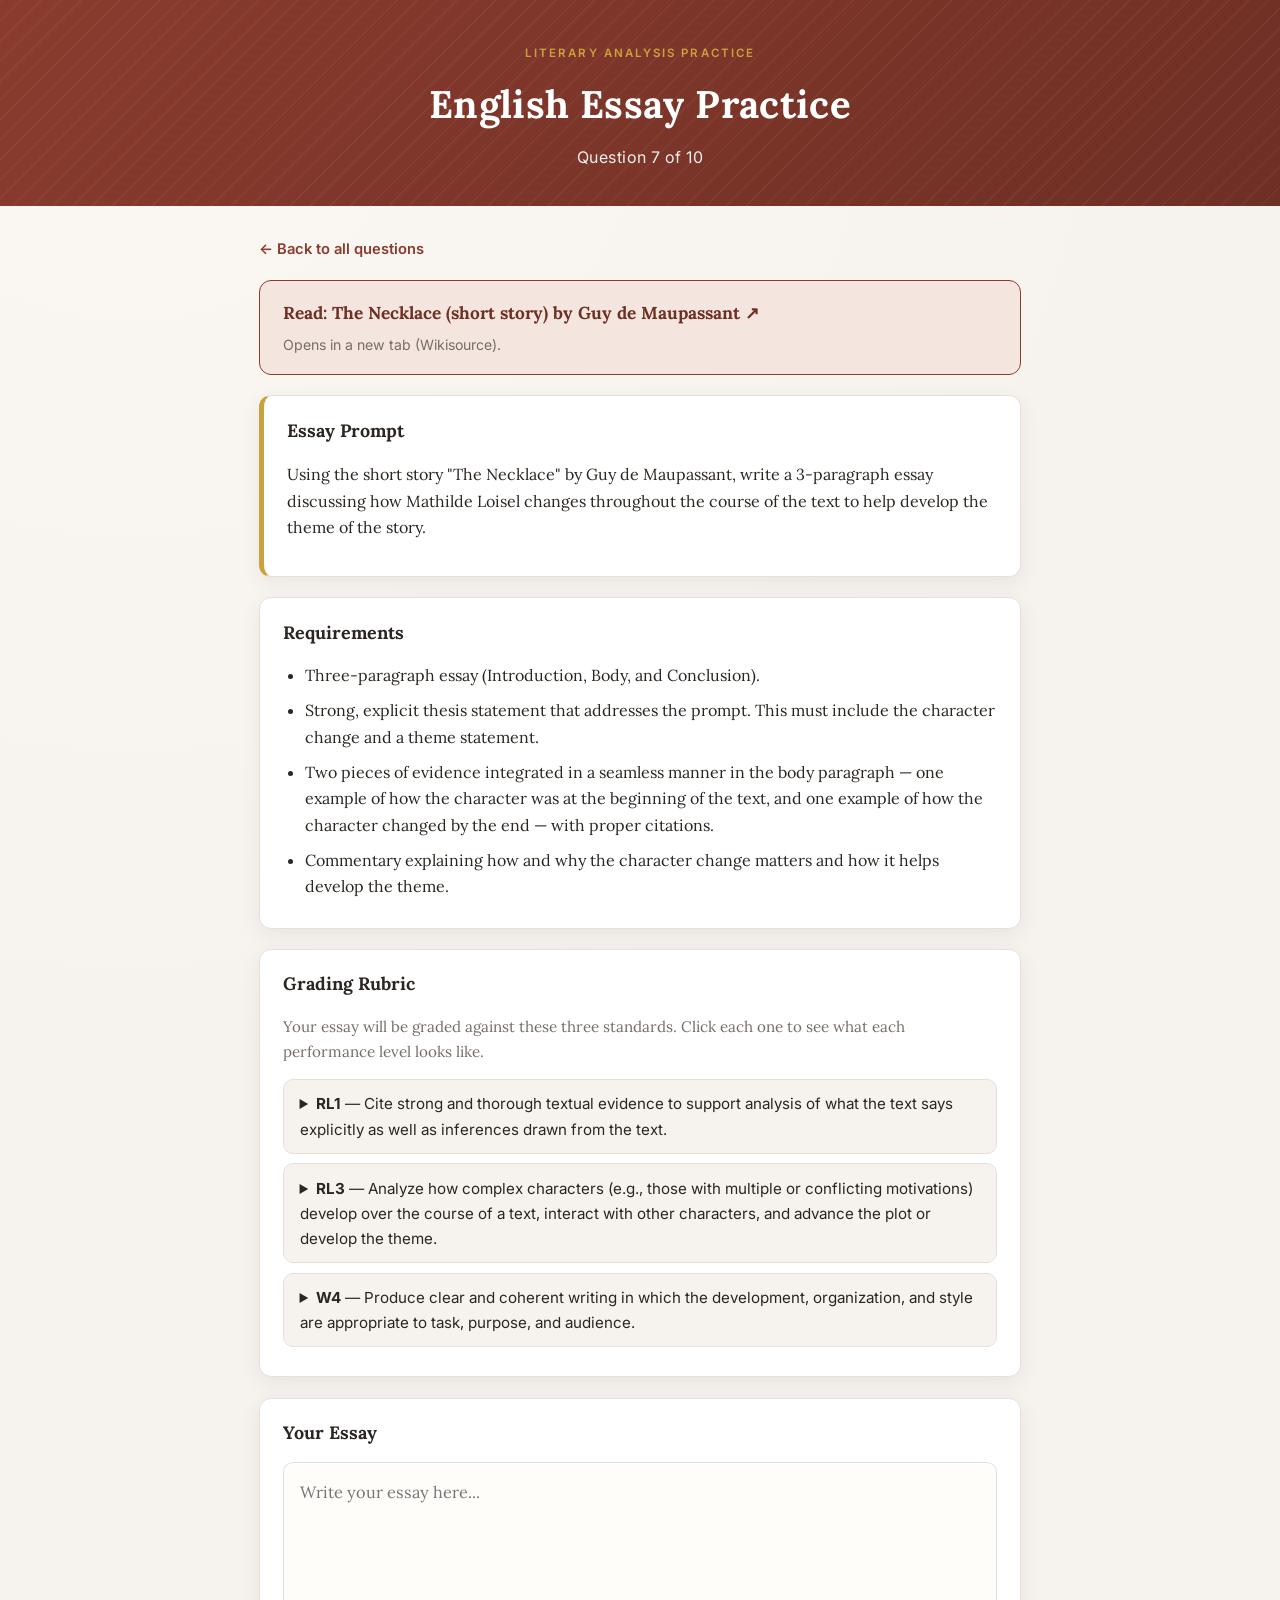
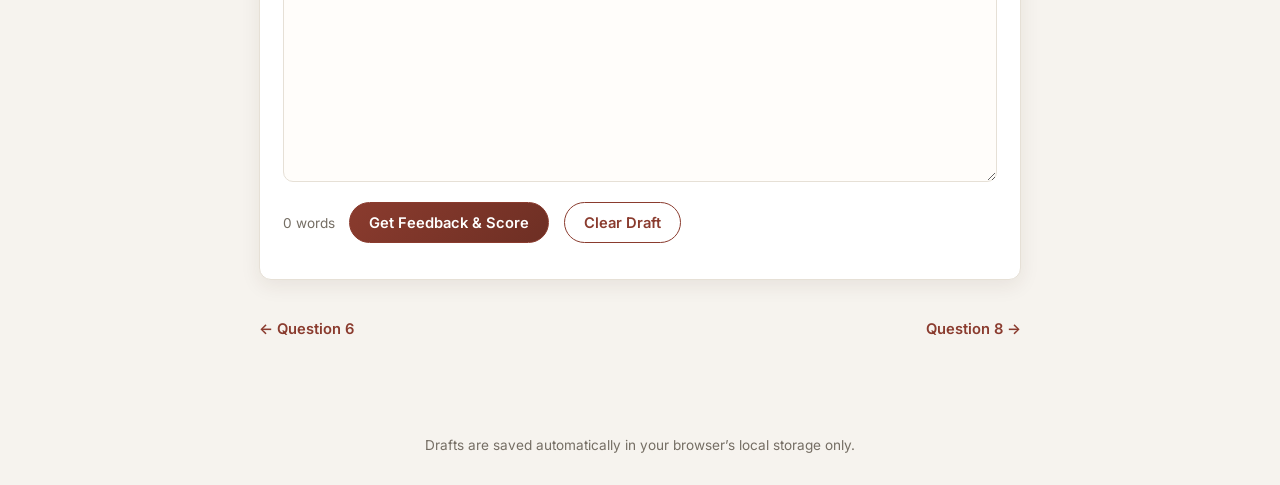
<file: q7.html>
<!DOCTYPE html>
<html lang="en">
<head>
<meta charset="UTF-8">
<meta name="viewport" content="width=device-width, initial-scale=1.0">
<title>Question 7: The Necklace - English Essay Practice</title>
<link rel="stylesheet" href="style.css">
</head>
<body>
<header class="site-header">
  <span class="eyebrow">Literary Analysis Practice</span>
  <h1>English Essay Practice</h1>
  <p>Question 7 of 10</p>
</header>
<main>
  <a class="back-link" href="index.html">&larr; Back to all questions</a>

  <div class="text-link-box">
    <a class="story-link" href="https://en.wikisource.org/wiki/The_Necklace" target="_blank" rel="noopener">Read: The Necklace (short story) by Guy de Maupassant &#8599;</a>
    <div class="meta">Opens in a new tab (Wikisource).</div>
  </div>

  <div class="prompt-box">
    <h2>Essay Prompt</h2>
    <p>Using the short story "The Necklace" by Guy de Maupassant, write a 3-paragraph essay discussing how Mathilde Loisel changes throughout the course of the text to help develop the theme of the story.</p>
  </div>

  <div class="requirements">
    <h2>Requirements</h2>
    <ul>
      <li>Three-paragraph essay (Introduction, Body, and Conclusion).</li>
      <li>Strong, explicit thesis statement that addresses the prompt. This must include the character change and a theme statement.</li>
      <li>Two pieces of evidence integrated in a seamless manner in the body paragraph &mdash; one example of how the character was at the beginning of the text, and one example of how the character changed by the end &mdash; with proper citations.</li>
      <li>Commentary explaining how and why the character change matters and how it helps develop the theme.</li>
    </ul>
  </div>

  <div class="rubric-section">
    <h2>Grading Rubric</h2>
    <p>Your essay will be graded against these three standards. Click each one to see what each performance level looks like.</p>
    <div id="rubric-container"></div>
  </div>

  <div class="essay-section">
    <h2>Your Essay</h2>
    <textarea id="essay" placeholder="Write your essay here..."></textarea>
    <div class="essay-controls">
      <span class="word-count" id="word-count">0 words</span>
      <button class="action-btn" id="copy-feedback-btn">Get Feedback &amp; Score</button>
      <button class="action-btn secondary" id="clear-btn">Clear Draft</button>
    </div>
    <div class="save-status" id="save-status"></div>
  </div>

  <div class="nav-buttons">
    <span><a href="q6.html">&larr; Question 6</a></span>
    <span><a href="q8.html">Question 8 &rarr;</a></span>
  </div>
</main>
<footer>Drafts are saved automatically in your browser&rsquo;s local storage only.</footer>
<div class="toast" id="toast"></div>

<script>
  window.QUESTION_ID = "q7";
  window.QUESTION_PROMPT = "Using the short story \"The Necklace\" by Guy de Maupassant, write a 3-paragraph essay discussing how Mathilde Loisel changes throughout the course of the text to help develop the theme of the story.";
</script>
<script src="rubric.js"></script>
<script>
  window.renderRubric(document.getElementById("rubric-container"));
</script>
<script src="script.js"></script>
</body>
</html>
</file>
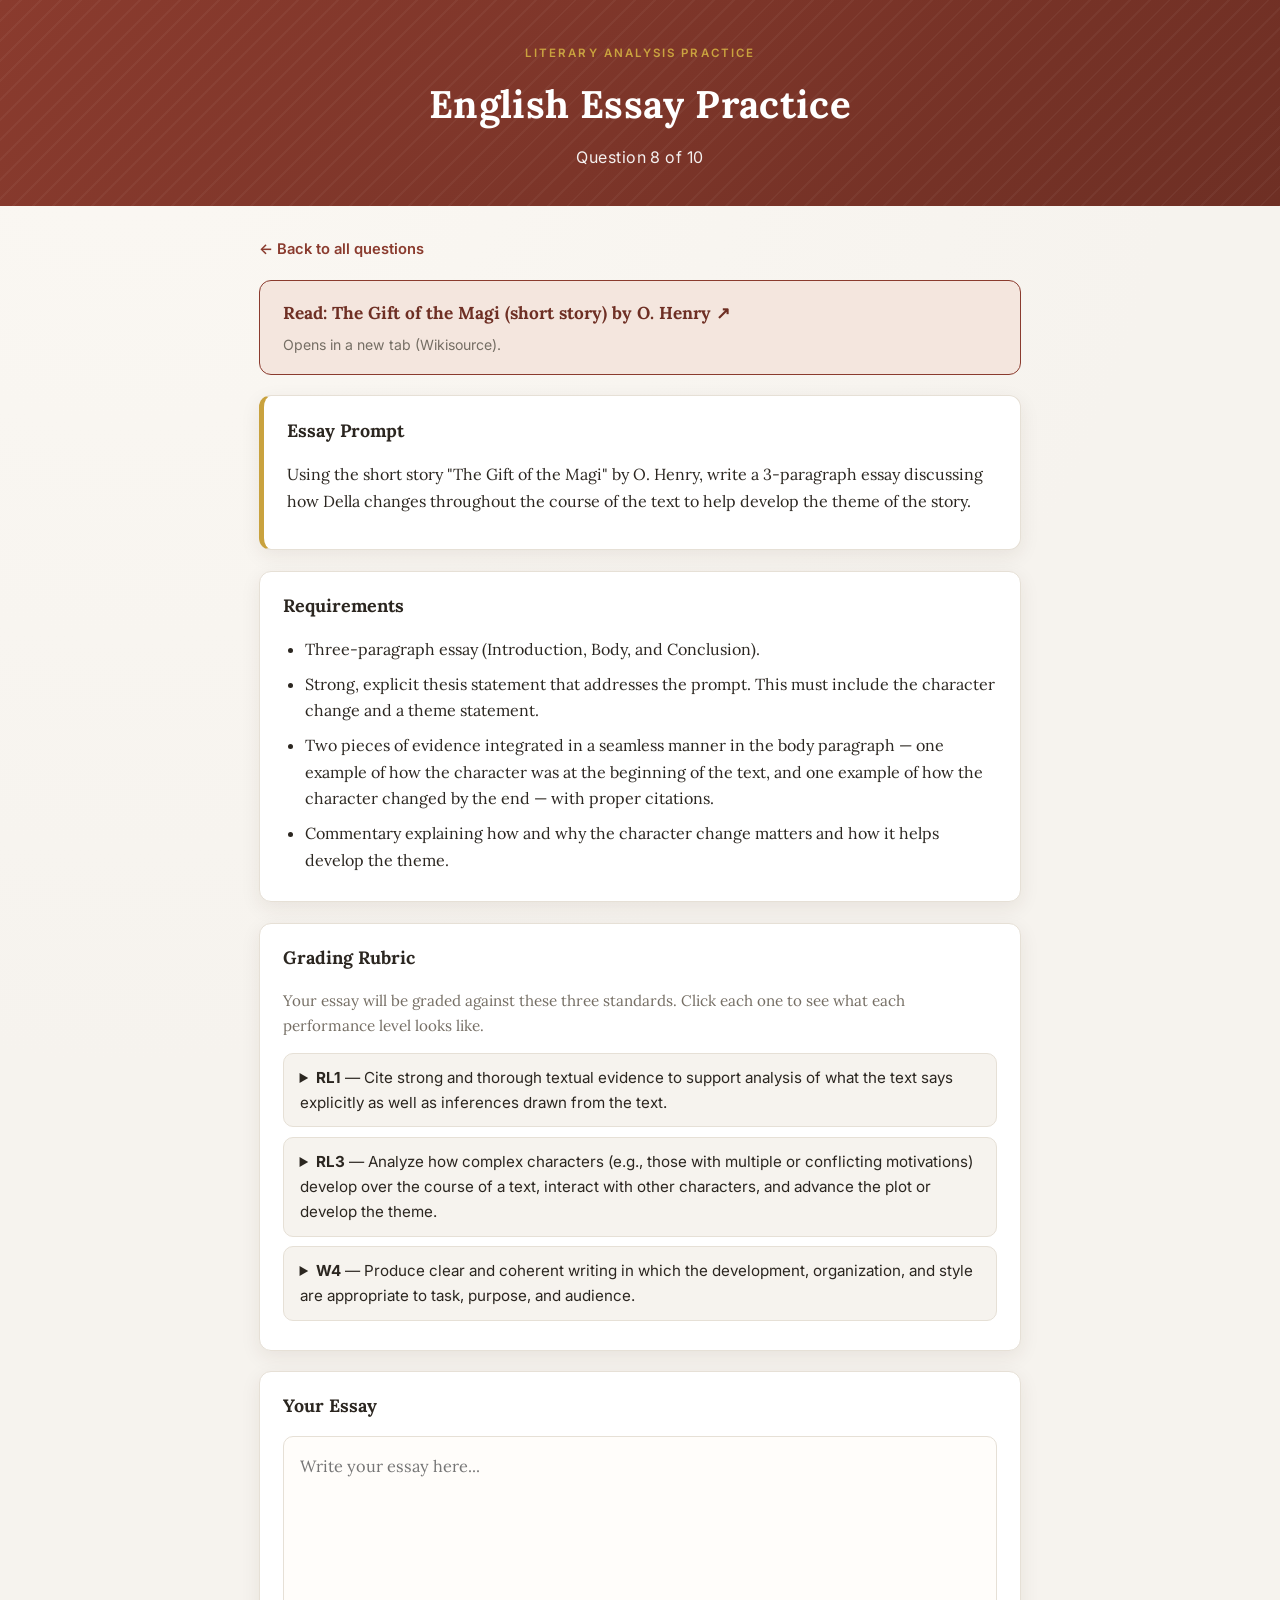
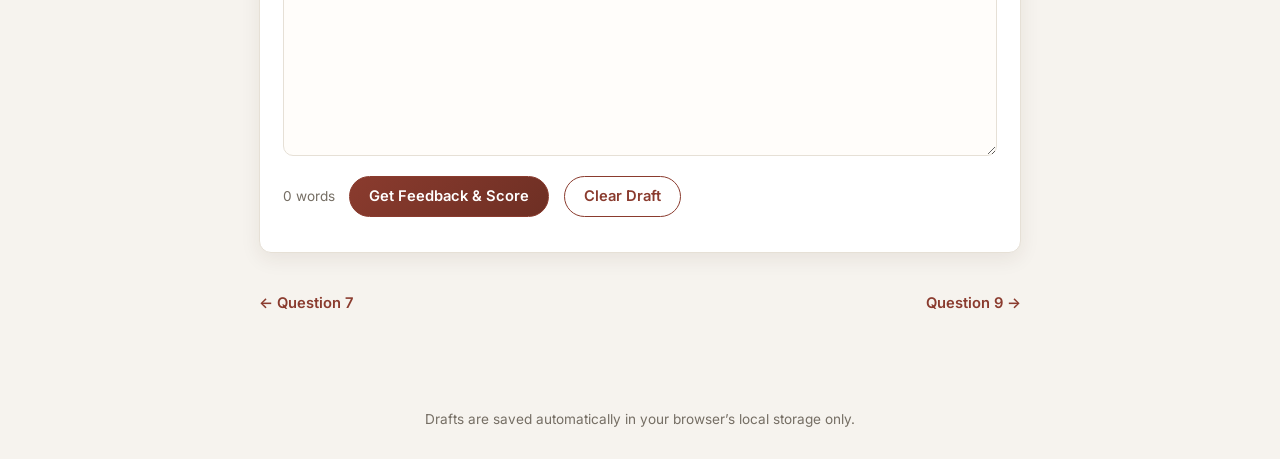
<file: q8.html>
<!DOCTYPE html>
<html lang="en">
<head>
<meta charset="UTF-8">
<meta name="viewport" content="width=device-width, initial-scale=1.0">
<title>Question 8: The Gift of the Magi - English Essay Practice</title>
<link rel="stylesheet" href="style.css">
</head>
<body>
<header class="site-header">
  <span class="eyebrow">Literary Analysis Practice</span>
  <h1>English Essay Practice</h1>
  <p>Question 8 of 10</p>
</header>
<main>
  <a class="back-link" href="index.html">&larr; Back to all questions</a>

  <div class="text-link-box">
    <a class="story-link" href="https://en.wikisource.org/wiki/The_Gift_of_the_Magi" target="_blank" rel="noopener">Read: The Gift of the Magi (short story) by O. Henry &#8599;</a>
    <div class="meta">Opens in a new tab (Wikisource).</div>
  </div>

  <div class="prompt-box">
    <h2>Essay Prompt</h2>
    <p>Using the short story "The Gift of the Magi" by O. Henry, write a 3-paragraph essay discussing how Della changes throughout the course of the text to help develop the theme of the story.</p>
  </div>

  <div class="requirements">
    <h2>Requirements</h2>
    <ul>
      <li>Three-paragraph essay (Introduction, Body, and Conclusion).</li>
      <li>Strong, explicit thesis statement that addresses the prompt. This must include the character change and a theme statement.</li>
      <li>Two pieces of evidence integrated in a seamless manner in the body paragraph &mdash; one example of how the character was at the beginning of the text, and one example of how the character changed by the end &mdash; with proper citations.</li>
      <li>Commentary explaining how and why the character change matters and how it helps develop the theme.</li>
    </ul>
  </div>

  <div class="rubric-section">
    <h2>Grading Rubric</h2>
    <p>Your essay will be graded against these three standards. Click each one to see what each performance level looks like.</p>
    <div id="rubric-container"></div>
  </div>

  <div class="essay-section">
    <h2>Your Essay</h2>
    <textarea id="essay" placeholder="Write your essay here..."></textarea>
    <div class="essay-controls">
      <span class="word-count" id="word-count">0 words</span>
      <button class="action-btn" id="copy-feedback-btn">Get Feedback &amp; Score</button>
      <button class="action-btn secondary" id="clear-btn">Clear Draft</button>
    </div>
    <div class="save-status" id="save-status"></div>
  </div>

  <div class="nav-buttons">
    <span><a href="q7.html">&larr; Question 7</a></span>
    <span><a href="q9.html">Question 9 &rarr;</a></span>
  </div>
</main>
<footer>Drafts are saved automatically in your browser&rsquo;s local storage only.</footer>
<div class="toast" id="toast"></div>

<script>
  window.QUESTION_ID = "q8";
  window.QUESTION_PROMPT = "Using the short story \"The Gift of the Magi\" by O. Henry, write a 3-paragraph essay discussing how Della changes throughout the course of the text to help develop the theme of the story.";
</script>
<script src="rubric.js"></script>
<script>
  window.renderRubric(document.getElementById("rubric-container"));
</script>
<script src="script.js"></script>
</body>
</html>
</file>
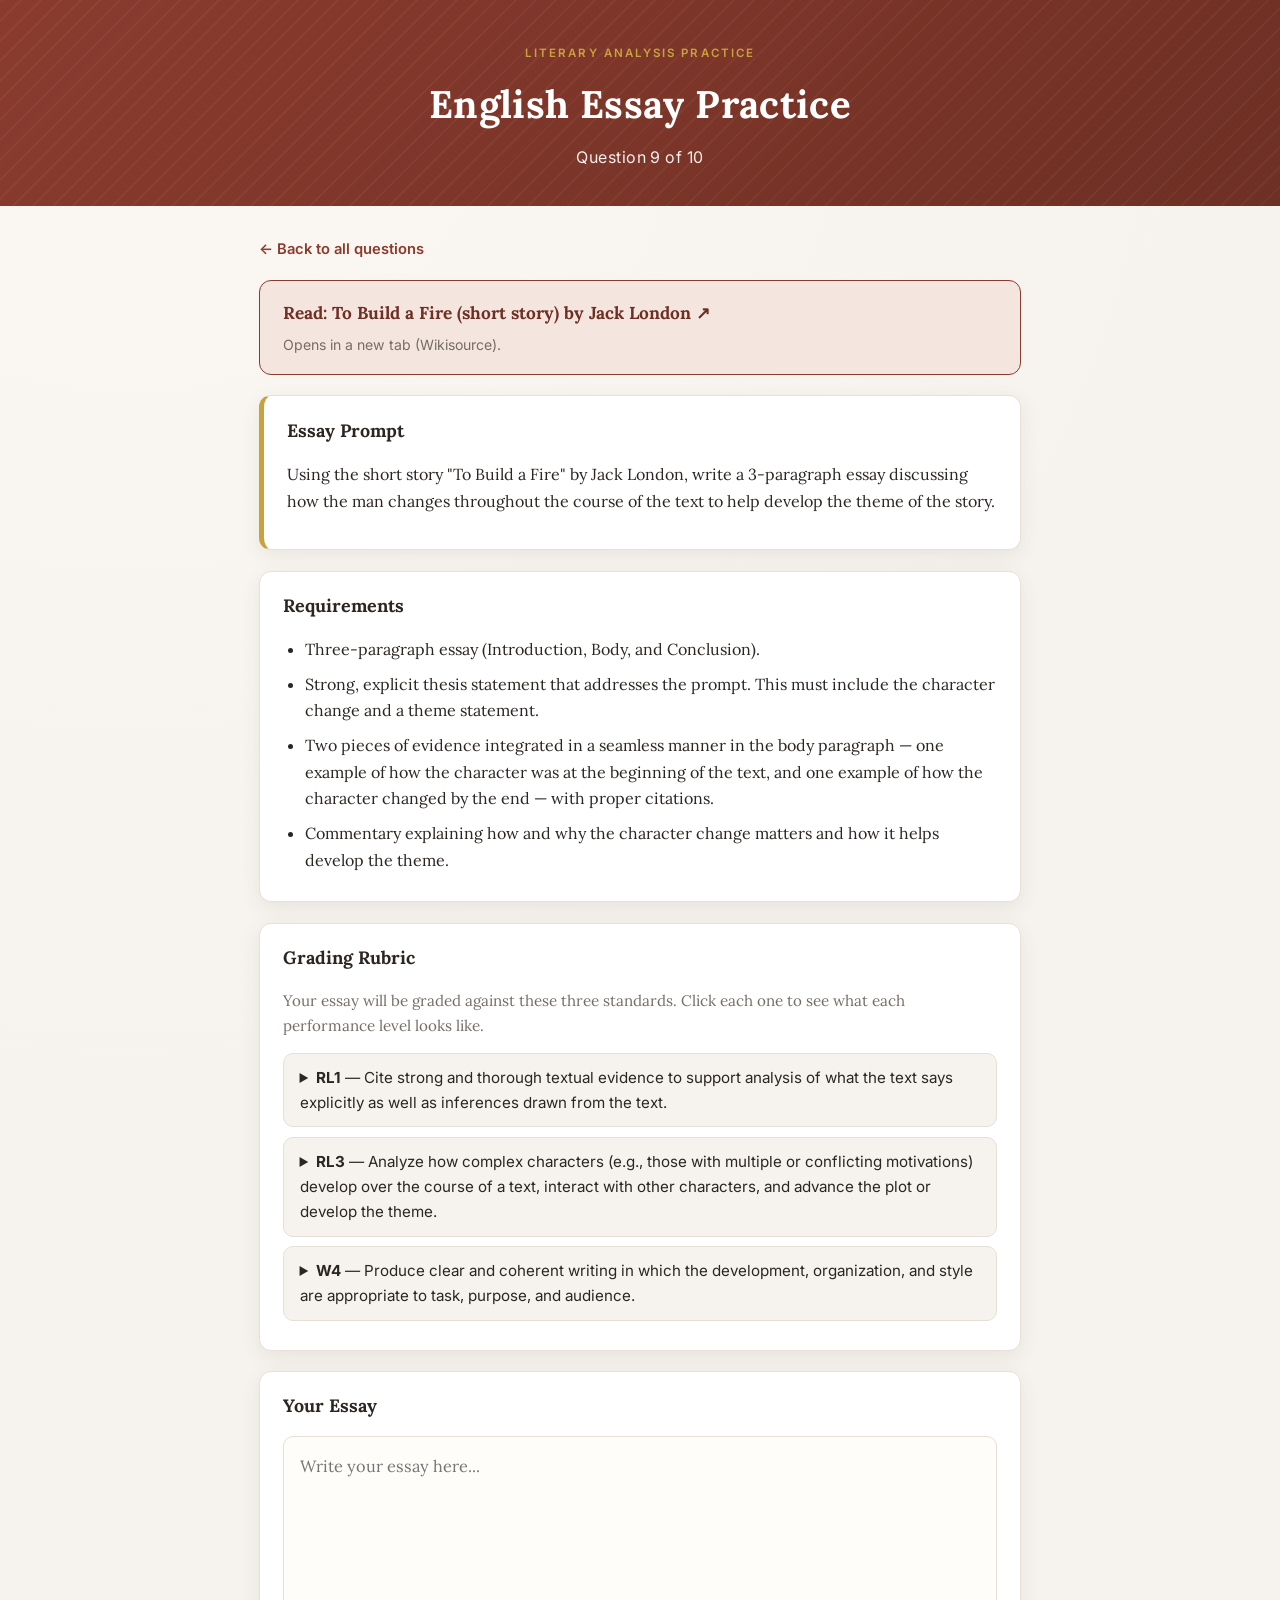
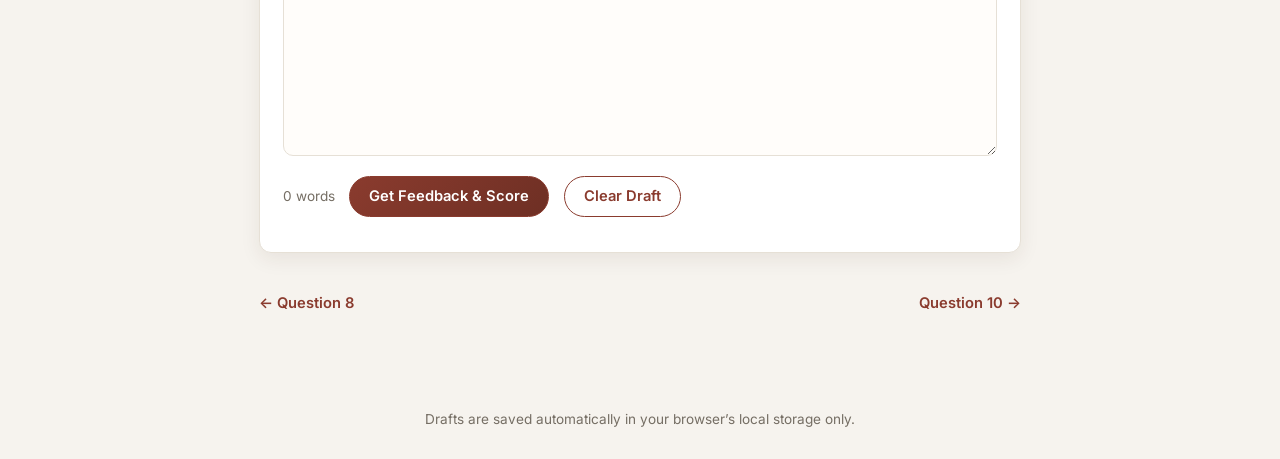
<file: q9.html>
<!DOCTYPE html>
<html lang="en">
<head>
<meta charset="UTF-8">
<meta name="viewport" content="width=device-width, initial-scale=1.0">
<title>Question 9: To Build a Fire - English Essay Practice</title>
<link rel="stylesheet" href="style.css">
</head>
<body>
<header class="site-header">
  <span class="eyebrow">Literary Analysis Practice</span>
  <h1>English Essay Practice</h1>
  <p>Question 9 of 10</p>
</header>
<main>
  <a class="back-link" href="index.html">&larr; Back to all questions</a>

  <div class="text-link-box">
    <a class="story-link" href="https://en.wikisource.org/wiki/To_Build_a_Fire" target="_blank" rel="noopener">Read: To Build a Fire (short story) by Jack London &#8599;</a>
    <div class="meta">Opens in a new tab (Wikisource).</div>
  </div>

  <div class="prompt-box">
    <h2>Essay Prompt</h2>
    <p>Using the short story "To Build a Fire" by Jack London, write a 3-paragraph essay discussing how the man changes throughout the course of the text to help develop the theme of the story.</p>
  </div>

  <div class="requirements">
    <h2>Requirements</h2>
    <ul>
      <li>Three-paragraph essay (Introduction, Body, and Conclusion).</li>
      <li>Strong, explicit thesis statement that addresses the prompt. This must include the character change and a theme statement.</li>
      <li>Two pieces of evidence integrated in a seamless manner in the body paragraph &mdash; one example of how the character was at the beginning of the text, and one example of how the character changed by the end &mdash; with proper citations.</li>
      <li>Commentary explaining how and why the character change matters and how it helps develop the theme.</li>
    </ul>
  </div>

  <div class="rubric-section">
    <h2>Grading Rubric</h2>
    <p>Your essay will be graded against these three standards. Click each one to see what each performance level looks like.</p>
    <div id="rubric-container"></div>
  </div>

  <div class="essay-section">
    <h2>Your Essay</h2>
    <textarea id="essay" placeholder="Write your essay here..."></textarea>
    <div class="essay-controls">
      <span class="word-count" id="word-count">0 words</span>
      <button class="action-btn" id="copy-feedback-btn">Get Feedback &amp; Score</button>
      <button class="action-btn secondary" id="clear-btn">Clear Draft</button>
    </div>
    <div class="save-status" id="save-status"></div>
  </div>

  <div class="nav-buttons">
    <span><a href="q8.html">&larr; Question 8</a></span>
    <span><a href="q10.html">Question 10 &rarr;</a></span>
  </div>
</main>
<footer>Drafts are saved automatically in your browser&rsquo;s local storage only.</footer>
<div class="toast" id="toast"></div>

<script>
  window.QUESTION_ID = "q9";
  window.QUESTION_PROMPT = "Using the short story \"To Build a Fire\" by Jack London, write a 3-paragraph essay discussing how the man changes throughout the course of the text to help develop the theme of the story.";
</script>
<script src="rubric.js"></script>
<script>
  window.renderRubric(document.getElementById("rubric-container"));
</script>
<script src="script.js"></script>
</body>
</html>
</file>
<file: style.css>
@import url("https://fonts.googleapis.com/css2?family=Lora:ital,wght@0,400;0,500;0,600;0,700;1,400&family=Inter:wght@400;500;600;700&display=swap");

:root {
  --bg: #f6f3ee;
  --card-bg: #ffffff;
  --ink: #2b2620;
  --muted: #756e64;
  --accent: #8a3b2e;
  --accent-dark: #6e2f24;
  --accent-light: #f4e6de;
  --gold: #c9a23e;
  --border: #e6e0d6;
  --good: #2e6b3e;
  --max-width: 800px;
  --shadow: 0 6px 20px rgba(60, 40, 20, 0.08);
  --shadow-hover: 0 10px 28px rgba(60, 40, 20, 0.14);
}

* {
  box-sizing: border-box;
}

body {
  margin: 0;
  font-family: "Lora", "Georgia", serif;
  background: var(--bg);
  background-image: radial-gradient(circle at 10% 0%, #fbf8f3 0%, var(--bg) 45%);
  color: var(--ink);
  line-height: 1.65;
  -webkit-font-smoothing: antialiased;
}

/* ---------- Header ---------- */

header.site-header {
  background: linear-gradient(135deg, var(--accent) 0%, var(--accent-dark) 100%);
  color: #fff;
  padding: 2.4rem 1rem 2.2rem;
  text-align: center;
  position: relative;
  overflow: hidden;
}

header.site-header::after {
  content: "";
  position: absolute;
  inset: 0;
  background: repeating-linear-gradient(
    135deg,
    rgba(255, 255, 255, 0.04) 0px,
    rgba(255, 255, 255, 0.04) 2px,
    transparent 2px,
    transparent 14px
  );
  pointer-events: none;
}

header.site-header h1 {
  margin: 0;
  font-size: clamp(1.7rem, 5vw, 2.4rem);
  font-weight: 700;
  letter-spacing: 0.01em;
  position: relative;
}

header.site-header p {
  margin: 0.5rem 0 0;
  opacity: 0.92;
  font-size: 1rem;
  font-family: "Inter", Arial, sans-serif;
  letter-spacing: 0.03em;
  position: relative;
}

header.site-header .eyebrow {
  display: inline-block;
  font-family: "Inter", Arial, sans-serif;
  font-size: 0.72rem;
  font-weight: 600;
  letter-spacing: 0.18em;
  text-transform: uppercase;
  color: var(--gold);
  margin-bottom: 0.6rem;
  position: relative;
}

/* ---------- Layout ---------- */

main {
  max-width: var(--max-width);
  margin: 0 auto;
  padding: 1.8rem 1.2rem 4rem;
}

.intro {
  background: var(--card-bg);
  border: 1px solid var(--border);
  border-radius: 12px;
  padding: 1.3rem 1.6rem;
  margin-bottom: 1.6rem;
  box-shadow: var(--shadow);
}

.intro p {
  margin: 0;
}

/* ---------- Question list ---------- */

.question-list {
  list-style: none;
  margin: 0;
  padding: 0;
  display: grid;
  gap: 0.85rem;
}

.question-card {
  display: flex;
  align-items: center;
  gap: 0.9rem;
  background: var(--card-bg);
  border: 1px solid var(--border);
  border-radius: 12px;
  padding: 1.05rem 1.3rem;
  text-decoration: none;
  color: var(--ink);
  box-shadow: var(--shadow);
  transition: box-shadow 0.18s ease, transform 0.18s ease, border-color 0.18s ease;
}

.question-card:hover {
  box-shadow: var(--shadow-hover);
  transform: translateY(-2px);
  border-color: var(--accent);
}

.question-card .q-num {
  flex-shrink: 0;
  display: flex;
  align-items: center;
  justify-content: center;
  background: linear-gradient(135deg, var(--accent) 0%, var(--accent-dark) 100%);
  color: #fff;
  font-weight: 700;
  border-radius: 50%;
  width: 2.1rem;
  height: 2.1rem;
  font-family: "Inter", Arial, sans-serif;
  font-size: 0.9rem;
}

.question-card .q-text {
  display: flex;
  flex-direction: column;
}

.question-card .q-title {
  font-size: 1.12rem;
  font-weight: 600;
}

.question-card .q-sub {
  display: block;
  color: var(--muted);
  font-size: 0.88rem;
  font-family: "Inter", Arial, sans-serif;
  margin-top: 0.15rem;
}

.question-card .q-arrow {
  margin-left: auto;
  color: var(--accent);
  font-size: 1.2rem;
  flex-shrink: 0;
  transition: transform 0.18s ease;
}

.question-card:hover .q-arrow {
  transform: translateX(3px);
}

/* ---------- Question page ---------- */

.back-link {
  display: inline-flex;
  align-items: center;
  gap: 0.35rem;
  margin-bottom: 1.2rem;
  color: var(--accent);
  text-decoration: none;
  font-size: 0.92rem;
  font-family: "Inter", Arial, sans-serif;
  font-weight: 600;
}

.back-link:hover {
  text-decoration: underline;
}

.text-link-box {
  background: var(--accent-light);
  border: 1px solid var(--accent);
  border-radius: 12px;
  padding: 1.1rem 1.4rem;
  margin-bottom: 1.3rem;
}

.text-link-box a.story-link {
  font-weight: 700;
  color: var(--accent-dark);
  font-size: 1.08rem;
  text-decoration: none;
}

.text-link-box a.story-link:hover {
  text-decoration: underline;
}

.text-link-box .meta {
  color: var(--muted);
  font-size: 0.88rem;
  margin-top: 0.35rem;
  font-family: "Inter", Arial, sans-serif;
}

.prompt-box,
.requirements,
.rubric-section,
.essay-section {
  background: var(--card-bg);
  border: 1px solid var(--border);
  border-radius: 12px;
  padding: 1.2rem 1.4rem;
  margin-bottom: 1.3rem;
  box-shadow: var(--shadow);
}

.prompt-box {
  border-left: 5px solid var(--gold);
}

.prompt-box h2,
.requirements h2,
.rubric-section h2,
.essay-section h2 {
  margin-top: 0;
  font-size: 1.12rem;
  font-weight: 700;
  display: flex;
  align-items: center;
  gap: 0.5rem;
}

.requirements ul {
  margin: 0.6rem 0 0;
  padding-left: 1.4rem;
}

.requirements li {
  margin-bottom: 0.55rem;
}

.rubric-section p {
  color: var(--muted);
  font-size: 0.95rem;
  margin-top: 0.4rem;
}

details.rubric-standard {
  border: 1px solid var(--border);
  border-radius: 10px;
  padding: 0.7rem 1rem;
  margin-bottom: 0.6rem;
  background: var(--bg);
  transition: border-color 0.15s ease;
}

details.rubric-standard:hover {
  border-color: var(--gold);
}

details.rubric-standard summary {
  cursor: pointer;
  font-family: "Inter", Arial, sans-serif;
  font-size: 0.95rem;
}

dl.rubric-levels {
  margin: 0.8rem 0 0.2rem;
}

dl.rubric-levels dt {
  font-weight: 700;
  font-family: "Inter", Arial, sans-serif;
  font-size: 0.88rem;
  margin-top: 0.7rem;
  color: var(--accent-dark);
}

dl.rubric-levels dd {
  margin: 0.25rem 0 0;
  color: var(--muted);
  font-size: 0.92rem;
}

/* ---------- Essay box ---------- */

textarea#essay {
  width: 100%;
  min-height: 320px;
  font-family: "Lora", "Georgia", serif;
  font-size: 1.02rem;
  line-height: 1.7;
  padding: 1rem;
  border: 1px solid var(--border);
  border-radius: 10px;
  resize: vertical;
  background: #fffdfa;
  color: var(--ink);
  transition: border-color 0.15s ease, box-shadow 0.15s ease;
}

textarea#essay:focus {
  outline: none;
  border-color: var(--accent);
  box-shadow: 0 0 0 3px var(--accent-light);
}

.essay-controls {
  display: flex;
  flex-wrap: wrap;
  align-items: center;
  gap: 0.9rem;
  margin-top: 0.8rem;
}

.word-count {
  font-family: "Inter", Arial, sans-serif;
  font-size: 0.85rem;
  color: var(--muted);
}

button.action-btn {
  font-family: "Inter", Arial, sans-serif;
  font-weight: 600;
  font-size: 0.92rem;
  padding: 0.65rem 1.2rem;
  border-radius: 999px;
  border: 1px solid var(--accent);
  background: linear-gradient(135deg, var(--accent) 0%, var(--accent-dark) 100%);
  color: #fff;
  cursor: pointer;
  transition: transform 0.12s ease, box-shadow 0.12s ease;
}

button.action-btn:hover {
  box-shadow: 0 4px 12px rgba(138, 59, 46, 0.35);
  transform: translateY(-1px);
}

button.action-btn.secondary {
  background: transparent;
  color: var(--accent);
}

button.action-btn.secondary:hover {
  background: var(--accent-light);
  box-shadow: none;
}

.save-status {
  font-family: "Inter", Arial, sans-serif;
  font-size: 0.85rem;
  color: var(--good);
  min-height: 1.2em;
}

/* ---------- Toast ---------- */

.toast {
  position: fixed;
  bottom: 1.4rem;
  left: 50%;
  transform: translateX(-50%);
  background: var(--ink);
  color: #fff;
  padding: 0.75rem 1.3rem;
  border-radius: 999px;
  font-family: "Inter", Arial, sans-serif;
  font-size: 0.88rem;
  box-shadow: 0 8px 24px rgba(0, 0, 0, 0.25);
  opacity: 0;
  transition: opacity 0.25s ease, transform 0.25s ease;
  pointer-events: none;
  max-width: 90%;
  text-align: center;
}

.toast.show {
  opacity: 1;
  transform: translateX(-50%) translateY(-4px);
}

/* ---------- Nav buttons ---------- */

.nav-buttons {
  display: flex;
  justify-content: space-between;
  margin-top: 2.2rem;
  font-family: "Inter", Arial, sans-serif;
  font-weight: 600;
}

.nav-buttons a {
  text-decoration: none;
  color: var(--accent);
  font-size: 0.92rem;
  transition: color 0.15s ease;
}

.nav-buttons a:hover {
  color: var(--accent-dark);
  text-decoration: underline;
}

/* ---------- Footer ---------- */

footer {
  text-align: center;
  color: var(--muted);
  font-size: 0.85rem;
  padding: 1.8rem 1rem;
  font-family: "Inter", Arial, sans-serif;
}
</file>
